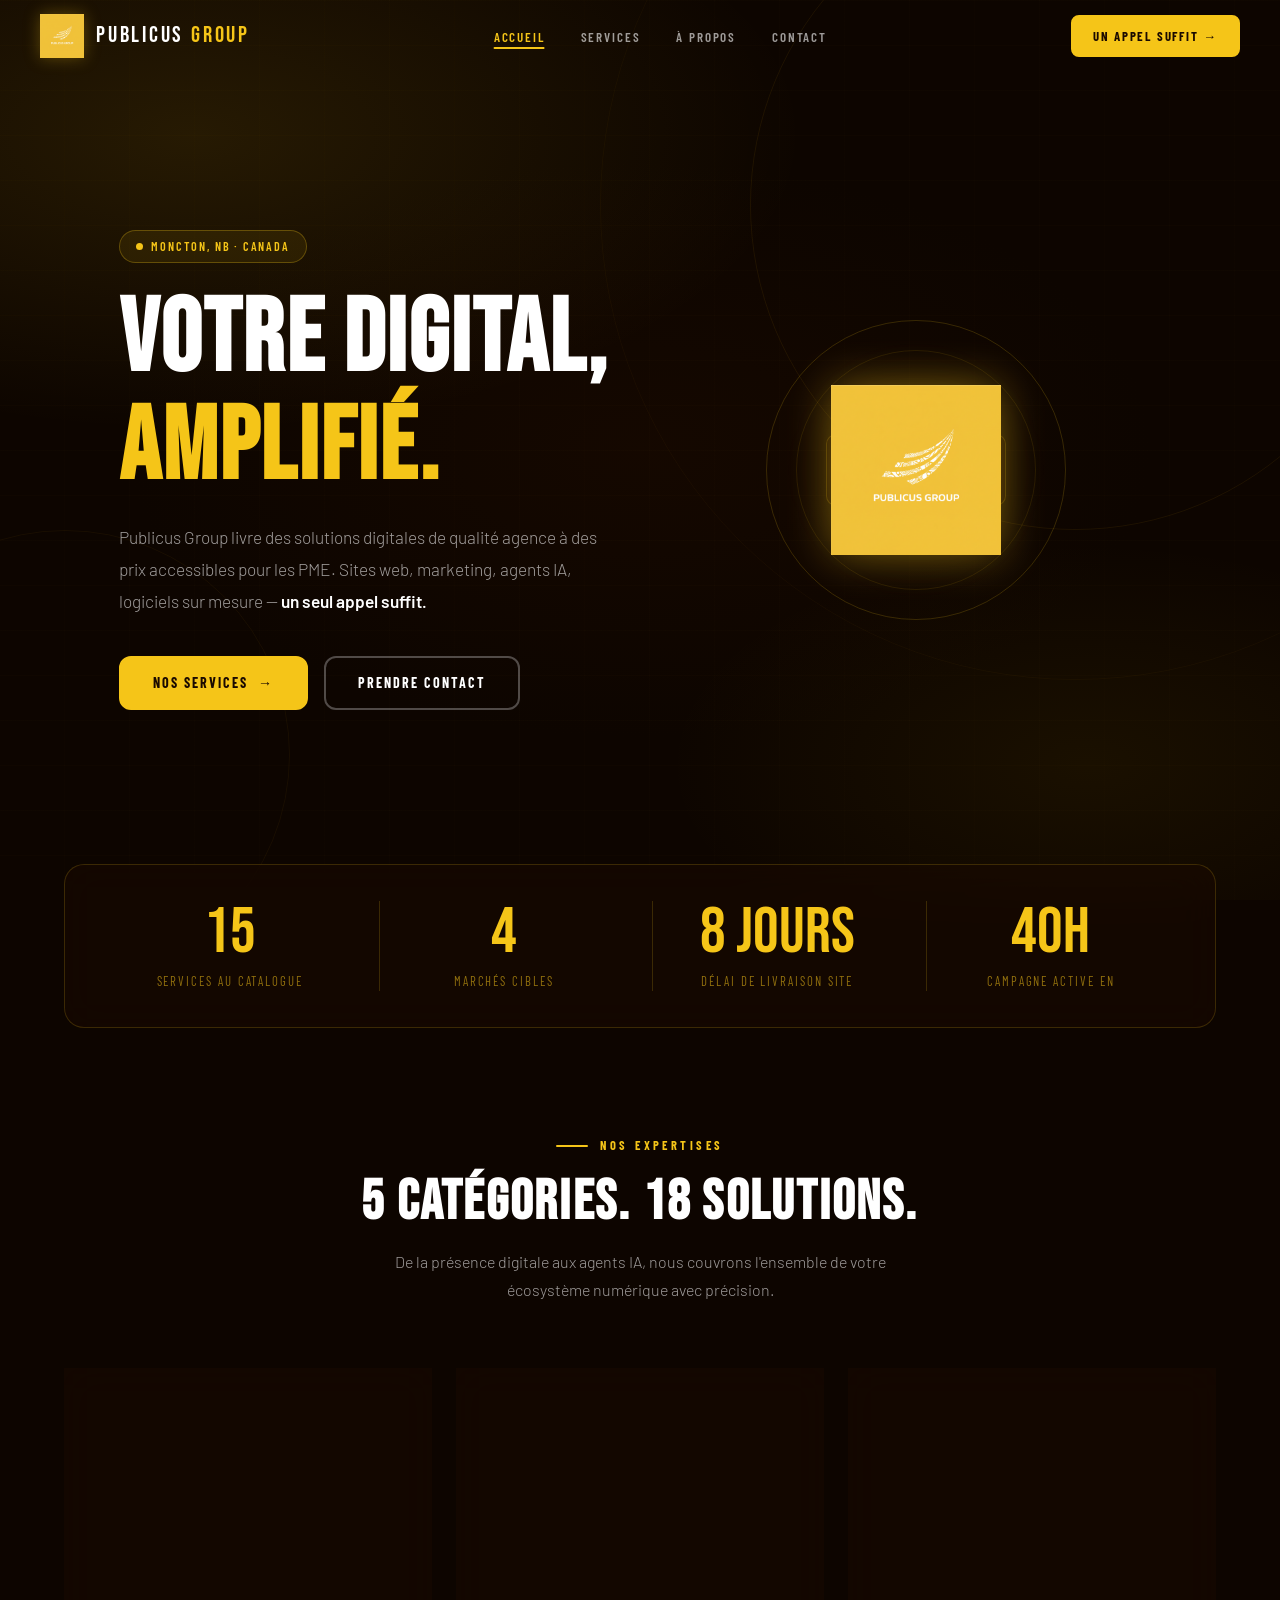
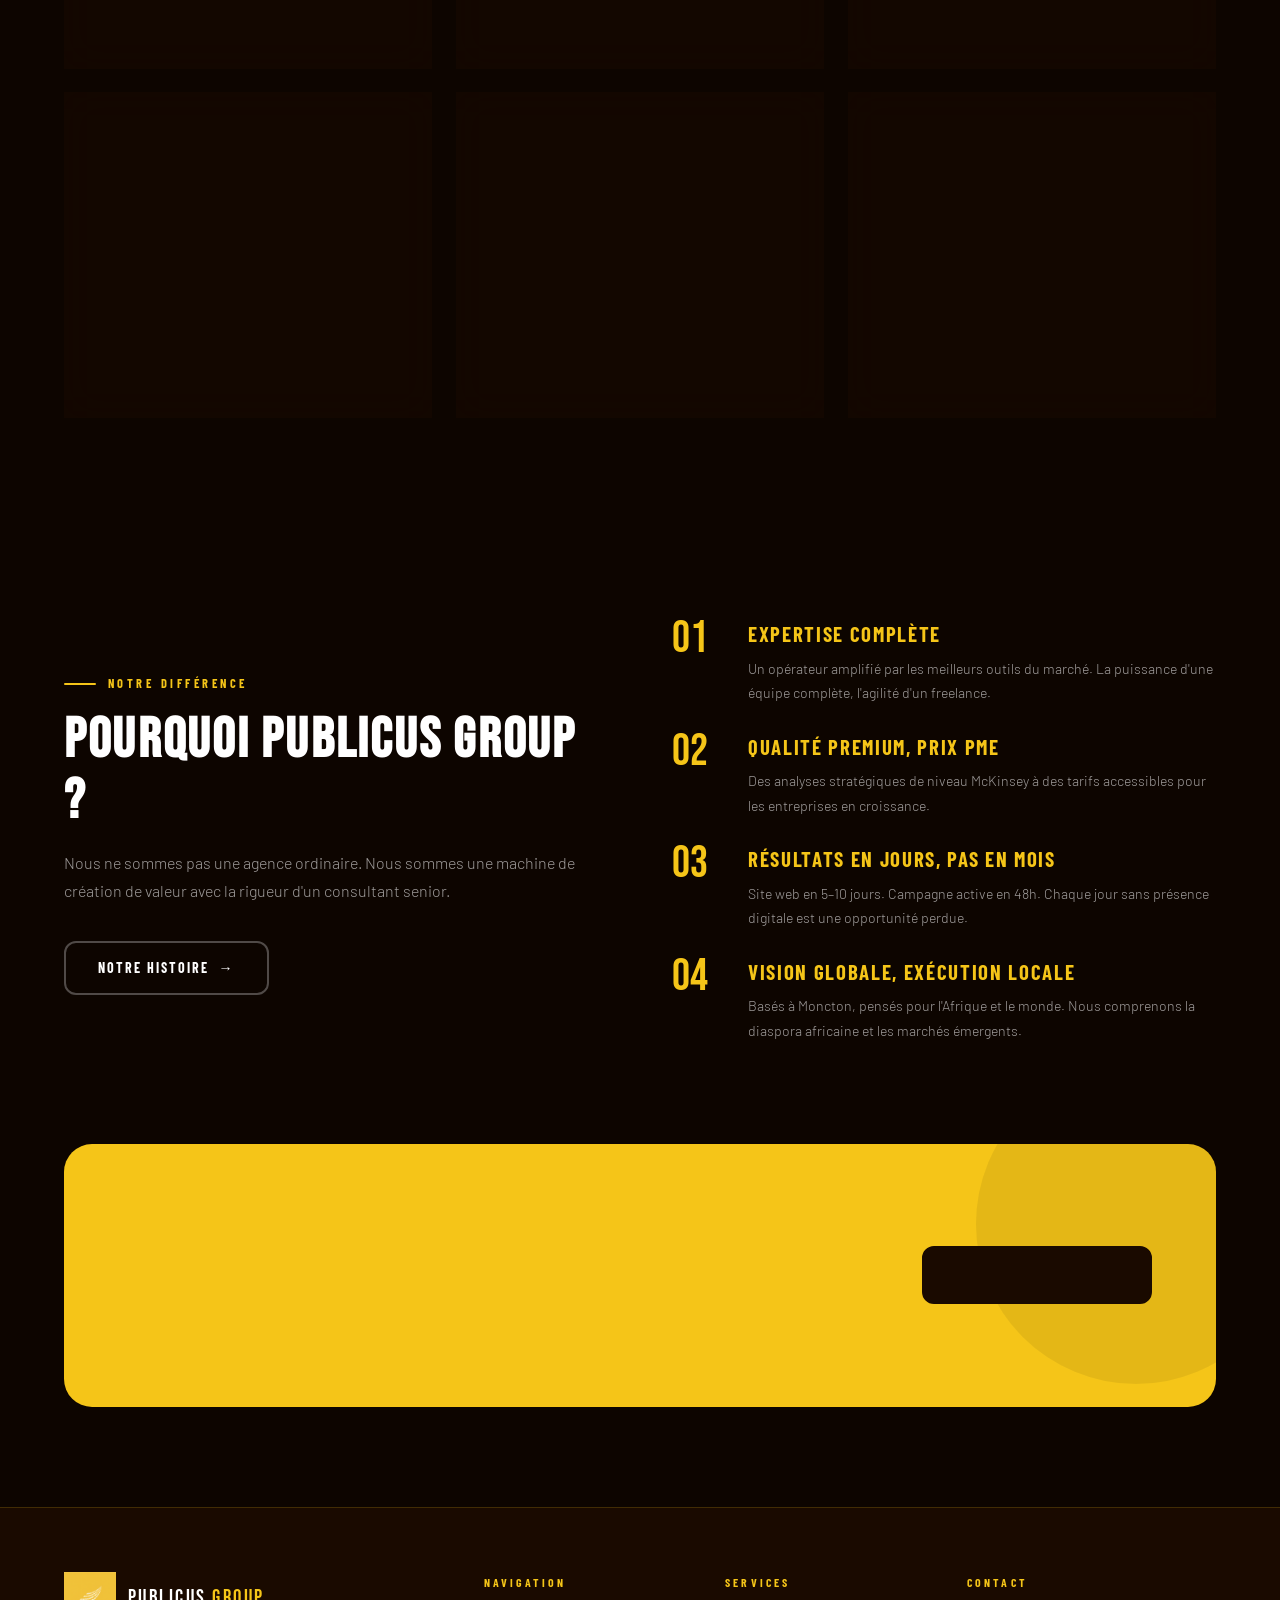
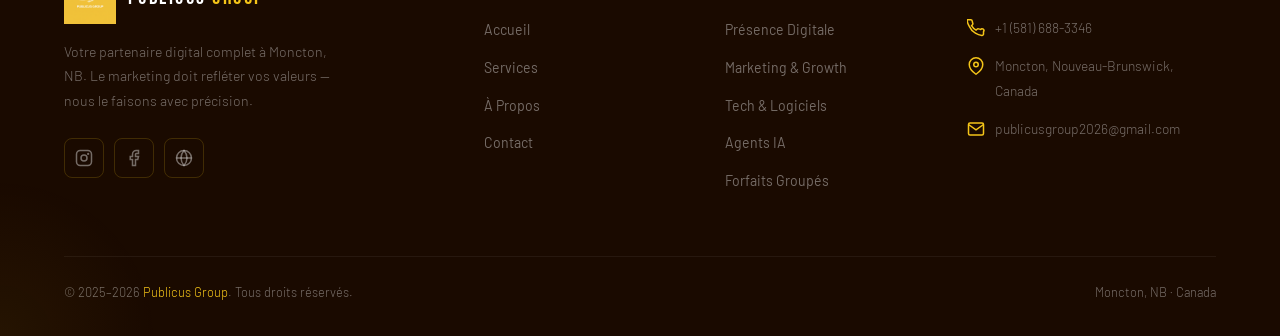
<file: index.html>
<!DOCTYPE html>
<html lang="fr">
<head>
  <meta charset="UTF-8" />
  <meta name="viewport" content="width=device-width, initial-scale=1.0" />

  <title>Publicus Group | Solutions Digitales Complètes — Moncton, NB</title>
  <meta name="description"
        content="Publicus Group est votre partenaire digital d'élite à Moncton, NB. Sites web, marketing, agents IA, logiciels sur mesure. Qualité agence, prix startup. Un seul appel suffit." />
  <meta name="keywords"
        content="agence digitale Moncton, marketing, site web, SEO, Nouveau-Brunswick, Publicus Group" />
  <meta name="author"  content="Publicus Group" />
  <meta name="robots"  content="index, follow" />

  <!-- Open Graph -->
  <meta property="og:title"       content="Publicus Group | Solutions Digitales Complètes" />
  <meta property="og:description" content="Votre partenaire digital complet à Moncton, NB. Qualité agence, prix accessibles. Un seul appel suffit." />
  <meta property="og:type"        content="website" />
  <meta property="og:url"         content="https://publicusgroup.mychariow.shop/index.html" />
  <meta property="og:image"       content="assets/logo.png" />

  <link rel="icon" type="image/png" href="assets/logo.png" />

  <link rel="preconnect" href="https://fonts.googleapis.com" />
  <link rel="preconnect" href="https://fonts.gstatic.com" crossorigin />
  <link href="https://fonts.googleapis.com/css2?family=Bebas+Neue&family=Barlow:wght@300;400;600;700&family=Barlow+Condensed:wght@400;600;700&display=swap" rel="stylesheet" />

  <link rel="stylesheet" href="style.css" />

  <style>
    /* ── Section Hero ── */
    .hero {
      min-height:  100vh;
      display:     flex;
      align-items: center;
      position:    relative;
      overflow:    hidden;
      padding:     calc(var(--hauteur-nav) + 48px) 0 80px;
    }

    .hero-anneau {
      position:      absolute;
      border-radius: 50%;
      border:        1px solid rgba(245, 197, 24, 0.07);
      pointer-events: none;
    }
    .hero-anneau-1 { width: 650px; height: 650px; top: -120px; right: -120px; }
    .hero-anneau-2 { width: 950px; height: 950px; top: -270px; right: -270px;
                     border-color: rgba(245, 197, 24, 0.035); }
    .hero-anneau-3 { width: 450px; height: 450px; bottom: -80px; left: -160px;
                     border-color: rgba(245, 197, 24, 0.05); }

    .hero-interieur {
      display:     grid;
      grid-template-columns: 1fr 1fr;
      align-items: center;
      gap:         var(--espace-xl);
      position:    relative;
      z-index:     1;
    }

    .hero-contenu .badge { margin-bottom: var(--espace-md); }
    .hero-contenu h1 { margin-bottom: 10px; }

    .hero-contenu .sous-titre {
      font-size:   1.08rem;
      font-weight: 300;
      color:       var(--texte-attenue);
      max-width:   480px;
      margin:      20px 0 38px;
      line-height: 1.85;
    }

    .hero-cta {
      display:   flex;
      gap:       var(--espace-sm);
      flex-wrap: wrap;
    }

    .hero-visuel {
      display:         flex;
      align-items:     center;
      justify-content: center;
      position:        relative;
    }

    .logo-wrap {
      position: relative;
      width:    300px;
      height:   300px;
      display:  flex;
      align-items:     center;
      justify-content: center;
    }

    .logo-anneau {
      position:      absolute;
      border-radius: 50%;
      border:        1px solid rgba(245, 197, 24, 0.18);
      animation:     tournerLent 22s linear infinite;
    }

    .logo-anneau-1 { width: 100%; height: 100%; }
    .logo-anneau-2 {
      width:            80%;
      height:           80%;
      animation-direction: reverse;
      animation-duration:  16s;
      border-color:     rgba(245, 197, 24, 0.10);
    }

    @keyframes tournerLent { to { transform: rotate(360deg); } }

    .logo-lueur {
      position:      absolute;
      width:         180px;
      height:        180px;
      border-radius: 50%;
      background:    radial-gradient(circle, rgba(245, 197, 24, 0.28) 0%, transparent 70%);
      filter:        blur(28px);
      animation:     lueurPulse 3.5s ease-in-out infinite alternate;
    }

    @keyframes lueurPulse {
      from { opacity: 0.55; transform: scale(0.88); }
      to   { opacity: 1;    transform: scale(1.15); }
    }

    .logo-image {
      width:    170px;
      height:   170px;
      object-fit: contain;
      position: relative;
      z-index:  1;
      filter:   drop-shadow(0 0 22px rgba(245, 197, 24, 0.42));
      animation: flotterLogo 5.5s ease-in-out infinite;
    }

    @keyframes flotterLogo {
      0%, 100% { transform: translateY(0);    }
      50%       { transform: translateY(-14px); }
    }

    .carte-flottante {
      position:      absolute;
      background:    var(--glass-bg);
      backdrop-filter:          var(--glass-blur);
      -webkit-backdrop-filter:  var(--glass-blur);
      border:        1px solid var(--glass-bordure);
      border-radius: 10px;
      padding:       12px 16px;
      display:       flex;
      align-items:   center;
      gap:           10px;
      animation:     flotterCarte 6s ease-in-out infinite;
    }

    .carte-flottante:nth-child(3) {
      top:          10px;
      right:        -52px;
      animation-delay: -2.5s;
    }

    .carte-flottante:nth-child(4) {
      bottom:       30px;
      left:         -52px;
      animation-delay: -4.5s;
      animation-direction: alternate-reverse;
    }

    @keyframes flotterCarte {
      0%, 100% { transform: translateY(0)   rotate(-1deg); }
      50%       { transform: translateY(-9px) rotate(1deg);  }
    }

    .carte-flottante-icone {
      width:           36px;
      height:          36px;
      border-radius:   8px;
      background:      var(--or);
      display:         flex;
      align-items:     center;
      justify-content: center;
      font-size:       1rem;
      flex-shrink:     0;
    }

    .carte-flottante-texte strong {
      display:        block;
      font-family:    var(--police-sub);
      font-size:      0.8rem;
      font-weight:    700;
      color:          var(--blanc);
      letter-spacing: 0.04em;
    }

    .carte-flottante-texte span {
      font-size: 0.7rem;
      color:     rgba(245, 197, 24, 0.6);
    }

    /* ── Barre de statistiques ── */
    .barre-stats {
      background:      var(--glass-bg);
      backdrop-filter:          var(--glass-blur);
      -webkit-backdrop-filter:  var(--glass-blur);
      border:          1px solid var(--glass-bordure);
      border-radius:   var(--rayon-lg);
      padding:         36px var(--espace-lg);
      display:         grid;
      grid-template-columns: repeat(4, 1fr);
      gap:             var(--espace-md);
      margin-top:      -36px;
      position:        relative;
      z-index:         2;
    }

    .barre-stats .bloc-stat + .bloc-stat {
      border-left: 1px solid var(--glass-bordure);
    }

    /* ── Section pourquoi nous ── */
    .pourquoi-grille {
      display:     grid;
      grid-template-columns: 1fr 1fr;
      gap:         var(--espace-xl);
      align-items: center;
    }

    .liste-pourquoi {
      display:        flex;
      flex-direction: column;
      gap:            var(--espace-md);
    }

    .item-pourquoi {
      display:     flex;
      gap:         var(--espace-md);
      align-items: flex-start;
    }

    .pourquoi-numero {
      font-family: var(--police-titre);
      font-size:   2.8rem;
      color:       var(--or);
      line-height: 1;
      min-width:   52px;
    }

    .item-pourquoi h3 { margin-bottom: 6px; }
    .item-pourquoi p  { font-size: 0.88rem; }

    /* ── Bannière CTA dorée ── */
    .banniere-cta {
      background:    var(--or);
      border-radius: var(--rayon-xl);
      padding:       52px var(--espace-xl);
      display:       grid;
      grid-template-columns: 1fr auto;
      align-items:   center;
      gap:           var(--espace-lg);
      position:      relative;
      overflow:      hidden;
    }

    .banniere-cta::before {
      content:       '';
      position:      absolute;
      right:         -80px;
      top:           -80px;
      width:         320px;
      height:        320px;
      border-radius: 50%;
      background:    rgba(0, 0, 0, 0.07);
    }

    .banniere-cta h2 { color: var(--sombre); }
    .banniere-cta p  { color: rgba(26, 10, 0, 0.65); margin-top: 8px; }

    @media (max-width: 900px) {
      .hero-interieur { grid-template-columns: 1fr; }
      .hero-visuel    { display: none; }
      .barre-stats    { grid-template-columns: 1fr 1fr; }
      .barre-stats .bloc-stat + .bloc-stat { border-left: none; }
      .pourquoi-grille   { grid-template-columns: 1fr; }
      .banniere-cta {
        grid-template-columns: 1fr;
        text-align:            center;
        justify-items:         center;
      }
    }
  </style>
</head>

<body>

  <!-- NAVIGATION -->
  <nav class="navbar" role="navigation" aria-label="Navigation principale">
    <div class="nav-interieur">
      <a href="index.html" class="nav-logo" aria-label="Publicus Group — Retour à l'accueil">
        <img src="assets/logo.png" alt="Publicus Group Logo" width="44" height="44" />
        <span class="nav-logo-texte">PUBLICUS <span>GROUP</span></span>
      </a>
      <ul class="nav-liens" role="list">
        <li><a href="index.html">Accueil</a></li>
        <li><a href="services.html">Services</a></li>
        <li><a href="a-propos.html">À Propos</a></li>
        <li><a href="contact.html">Contact</a></li>
      </ul>
      <a href="contact.html" class="btn-nav">Un appel suffit →</a>
      <button class="burger"
              aria-label="Ouvrir le menu de navigation"
              aria-expanded="false"
              aria-controls="menu-mobile">
        <span></span><span></span><span></span>
      </button>
    </div>
  </nav>

  <div class="menu-mobile" id="menu-mobile" role="dialog" aria-label="Menu de navigation mobile">
    <a href="index.html">Accueil</a>
    <a href="services.html">Services</a>
    <a href="a-propos.html">À Propos</a>
    <a href="contact.html">Contact</a>
    <a href="contact.html" class="btn-nav" style="margin-top:8px;">Un appel suffit →</a>
    <div class="menu-mobile-contact">
      <p>+1 (581) 688-3346</p>
    </div>
  </div>


  <!-- HERO -->
  <section class="hero" aria-label="Présentation principale de Publicus Group">
    <div class="hero-anneau hero-anneau-1" aria-hidden="true"></div>
    <div class="hero-anneau hero-anneau-2" aria-hidden="true"></div>
    <div class="hero-anneau hero-anneau-3" aria-hidden="true"></div>

    <div class="container">
      <div class="hero-interieur">
        <div class="hero-contenu">
          <div class="revele">
            <span class="badge">Moncton, NB · Canada</span>
          </div>
          <h1 class="revele delai-1">
            Votre Digital,<br />
            <em>Amplifié.</em>
          </h1>
          <p class="sous-titre revele delai-2">
            Publicus Group livre des solutions digitales de qualité agence
            à des prix accessibles pour les PME. Sites web, marketing,
            agents IA, logiciels sur mesure —
            <strong>un seul appel suffit.</strong>
          </p>
          <div class="hero-cta revele delai-3">
            <a href="services.html" class="btn btn-primaire">
              Nos services <span class="fleche">→</span>
            </a>
            <a href="contact.html" class="btn btn-contour">
              Prendre contact
            </a>
          </div>
        </div>

        <div class="hero-visuel revele-droite delai-2" aria-hidden="true">
          <div class="logo-wrap">
            <div class="logo-anneau logo-anneau-1"></div>
            <div class="logo-anneau logo-anneau-2"></div>
            <div class="logo-lueur"></div>
            <img src="assets/logo.png" alt="" class="logo-image" aria-hidden="true" />
            <div class="carte-flottante">
              <div class="carte-flottante-icone">🚀</div>
              <div class="carte-flottante-texte">
                <strong>Livraison rapide</strong>
                <span>Site en 5–10 jours</span>
              </div>
            </div>
            <div class="carte-flottante">
              <div class="carte-flottante-icone">🎯</div>
              <div class="carte-flottante-texte">
                <strong>Résultats concrets</strong>
                <span>Dès 48 heures</span>
              </div>
            </div>
          </div>
        </div>
      </div>
    </div>
  </section>


  <!-- BARRE DE STATISTIQUES -->
  <div class="container">
    <div class="barre-stats revele">
      <div class="bloc-stat">
        <span class="stat-chiffre" data-cible="18" data-suffixe="">0</span>
        <span class="stat-label">Services au catalogue</span>
      </div>
      <div class="bloc-stat">
        <span class="stat-chiffre" data-cible="5" data-suffixe="">0</span>
        <span class="stat-label">Marchés cibles</span>
      </div>
      <div class="bloc-stat">
        <span class="stat-chiffre" data-cible="10" data-suffixe=" jours">0</span>
        <span class="stat-label">Délai de livraison site</span>
      </div>
      <div class="bloc-stat">
        <span class="stat-chiffre" data-cible="48" data-suffixe="h">0</span>
        <span class="stat-label">Campagne active en</span>
      </div>
    </div>
  </div>


  <!-- APERÇU DES SERVICES -->
  <section aria-label="Aperçu de nos services">
    <div class="container">
      <div class="entete-section centre revele">
        <span class="label-section">Nos expertises</span>
        <h2>5 Catégories. 18 Solutions.</h2>
        <p style="max-width:520px; margin: 14px auto 0;">
          De la présence digitale aux agents IA, nous couvrons l'ensemble
          de votre écosystème numérique avec précision.
        </p>
      </div>

      <div class="grille-3">
        <article class="carte-glass revele delai-1">
          <span class="carte-numero" aria-hidden="true">01</span>
          <div class="icone-service">🌐</div>
          <div class="ligne-or" style="margin: 16px 0 12px;"></div>
          <h3>Présence Digitale</h3>
          <p style="margin: 8px 0 16px; font-size:0.9rem;">
            Sites vitrine, e-commerce, identité visuelle complète.
            Livraison en 5–10 jours.
          </p>
          <div style="display:flex; gap:8px; flex-wrap:wrap;">
            <span class="tag">$1 500 – $8 000</span>
          </div>
        </article>

        <article class="carte-glass revele delai-2">
          <span class="carte-numero" aria-hidden="true">02</span>
          <div class="icone-service">📈</div>
          <div class="ligne-or" style="margin: 16px 0 12px;"></div>
          <h3>Marketing & Croissance</h3>
          <p style="margin: 8px 0 16px; font-size:0.9rem;">
            Stratégie, réseaux sociaux, SEO local, publicité payante,
            montage vidéo.
          </p>
          <div style="display:flex; gap:8px; flex-wrap:wrap;">
            <span class="tag">$400 – $4 000/mois</span>
          </div>
        </article>

        <article class="carte-glass revele delai-3">
          <span class="carte-numero" aria-hidden="true">03</span>
          <div class="icone-service">⚙️</div>
          <div class="ligne-or" style="margin: 16px 0 12px;"></div>
          <h3>Tech & Logiciels</h3>
          <p style="margin: 8px 0 16px; font-size:0.9rem;">
            Apps web sur mesure, logiciels de gestion stocks, RH basique.
          </p>
          <div style="display:flex; gap:8px; flex-wrap:wrap;">
            <span class="tag">$3 000 – $15 000</span>
          </div>
        </article>

        <article class="carte-glass revele delai-4">
          <span class="carte-numero" aria-hidden="true">04</span>
          <div class="icone-service">🤖</div>
          <div class="ligne-or" style="margin: 16px 0 12px;"></div>
          <h3>Agents IA</h3>
          <p style="margin: 8px 0 16px; font-size:0.9rem;">
            Réceptionniste 24/7, prise de commandes, support client,
            recrutement — entièrement automatisés.
          </p>
          <div style="display:flex; gap:8px; flex-wrap:wrap;">
            <span class="tag">$250 – $1 500/mois</span>
          </div>
        </article>

        <article class="carte-glass revele delai-5">
          <span class="carte-numero" aria-hidden="true">05</span>
          <div class="icone-service">🎯</div>
          <div class="ligne-or" style="margin: 16px 0 12px;"></div>
          <h3>Forfaits Groupés</h3>
          <p style="margin: 8px 0 16px; font-size:0.9rem;">
            Pack Lancement complet & Pack Croissance 360°.
            La solution tout-en-un pour démarrer vite.
          </p>
          <div style="display:flex; gap:8px; flex-wrap:wrap;">
            <span class="tag">$2 500 – $6 500</span>
          </div>
        </article>

        <article class="carte-glass revele delai-6"
                 style="display:flex; flex-direction:column; justify-content:center;">
          <h3 style="margin-bottom:10px;">Catalogue complet</h3>
          <div class="ligne-or"></div>
          <p style="font-size:0.88rem; margin: 12px 0 24px;">
            Explorez les 18 services avec leurs tarifs et détails techniques.
          </p>
          <a href="services.html" class="btn btn-primaire" style="font-size:0.82rem; padding:12px 22px; width:fit-content;">
            Voir tous les services <span class="fleche">→</span>
          </a>
        </article>
      </div>
    </div>
  </section>


  <!-- POURQUOI NOUS -->
  <section aria-label="Pourquoi choisir Publicus Group">
    <div class="container">
      <div class="pourquoi-grille">
        <div class="revele-gauche">
          <span class="label-section">Notre différence</span>
          <h2>Pourquoi Publicus Group ?</h2>
          <p style="margin: 16px 0 36px;">
            Nous ne sommes pas une agence ordinaire. Nous sommes une
            machine de création de valeur avec la rigueur d'un consultant senior.
          </p>
          <a href="a-propos.html" class="btn btn-contour">
            Notre histoire <span class="fleche">→</span>
          </a>
        </div>

        <ul class="liste-pourquoi revele-droite" role="list">
          <li class="item-pourquoi">
            <span class="pourquoi-numero" aria-hidden="true">01</span>
            <div>
              <h3>Expertise complète</h3>
              <p>
                Un opérateur amplifié par les meilleurs outils du marché.
                La puissance d'une équipe complète, l'agilité d'un freelance.
              </p>
            </div>
          </li>
          <li class="item-pourquoi">
            <span class="pourquoi-numero" aria-hidden="true">02</span>
            <div>
              <h3>Qualité premium, prix PME</h3>
              <p>
                Des analyses stratégiques de niveau McKinsey à des tarifs
                accessibles pour les entreprises en croissance.
              </p>
            </div>
          </li>
          <li class="item-pourquoi">
            <span class="pourquoi-numero" aria-hidden="true">03</span>
            <div>
              <h3>Résultats en jours, pas en mois</h3>
              <p>
                Site web en 5–10 jours. Campagne active en 48h. Chaque jour
                sans présence digitale est une opportunité perdue.
              </p>
            </div>
          </li>
          <li class="item-pourquoi">
            <span class="pourquoi-numero" aria-hidden="true">04</span>
            <div>
              <h3>Vision globale, exécution locale</h3>
              <p>
                Basés à Moncton, pensés pour l'Afrique et le monde. Nous
                comprenons la diaspora africaine et les marchés émergents.
              </p>
            </div>
          </li>
        </ul>
      </div>
    </div>
  </section>


  <!-- CTA FINAL -->
  <section style="padding-top: 0;">
    <div class="container">
      <div class="banniere-cta revele">
        <div>
          <h2>Prêt à transformer votre présence digitale ?</h2>
          <p>Un appel de 30 minutes suffit pour identifier la meilleure stratégie.</p>
        </div>
        <a href="contact.html" class="btn btn-sombre">
          Prendre contact <span class="fleche">→</span>
        </a>
      </div>
    </div>
  </section>


  <!-- FOOTER -->
  <footer role="contentinfo">
    <div class="container">
      <div class="footer-grille">
        <div>
          <a href="index.html">
            <div class="footer-logo">
              <img src="assets/logo.png" alt="Logo Publicus Group" width="52" height="52" />
              <span class="footer-logo-texte">PUBLICUS <span>GROUP</span></span>
            </div>
          </a>
          <p class="footer-desc">
            Votre partenaire digital complet à Moncton, NB. Le marketing
            doit refléter vos valeurs — nous le faisons avec précision.
          </p>
          <div class="footer-reseaux">
            <a href="https://www.instagram.com/publicus_group"
               class="btn-reseau"
               aria-label="Publicus Group sur Instagram"
               target="_blank" rel="noopener noreferrer">
              <svg width="18" height="18" viewBox="0 0 24 24" fill="none"
                   stroke="currentColor" stroke-width="2" aria-hidden="true">
                <rect x="2" y="2" width="20" height="20" rx="5"/>
                <circle cx="12" cy="12" r="4"/>
                <circle cx="17.5" cy="6.5" r="1.5" fill="currentColor" stroke="none"/>
              </svg>
            </a>
            <a href="https://www.facebook.com/share/1AqqKRNQzz/"
               class="btn-reseau"
               aria-label="Publicus Group sur Facebook"
               target="_blank" rel="noopener noreferrer">
              <svg width="18" height="18" viewBox="0 0 24 24" fill="none"
                   stroke="currentColor" stroke-width="2" aria-hidden="true">
                <path d="M18 2h-3a5 5 0 00-5 5v3H7v4h3v8h4v-8h3l1-4h-4V7a1 1 0 011-1h3z"/>
              </svg>
            </a>
            <a href="https://publicusgroup.mychariow.shop"
               class="btn-reseau"
               aria-label="Boutique en ligne Publicus Group"
               target="_blank" rel="noopener noreferrer">
              <svg width="18" height="18" viewBox="0 0 24 24" fill="none"
                   stroke="currentColor" stroke-width="2" aria-hidden="true">
                <circle cx="12" cy="12" r="10"/>
                <line x1="2" y1="12" x2="22" y2="12"/>
                <path d="M12 2a15.3 15.3 0 014 10 15.3 15.3 0 01-4 10 15.3 15.3 0 01-4-10 15.3 15.3 0 014-10z"/>
              </svg>
            </a>
          </div>
        </div>

        <div>
          <p class="footer-col-titre">Navigation</p>
          <ul class="footer-liens" role="list">
            <li><a href="index.html">Accueil</a></li>
            <li><a href="services.html">Services</a></li>
            <li><a href="a-propos.html">À Propos</a></li>
            <li><a href="contact.html">Contact</a></li>
          </ul>
        </div>

        <div>
          <p class="footer-col-titre">Services</p>
          <ul class="footer-liens" role="list">
            <li><a href="services.html#presence-digitale">Présence Digitale</a></li>
            <li><a href="services.html#marketing">Marketing & Growth</a></li>
            <li><a href="services.html#tech">Tech & Logiciels</a></li>
            <li><a href="services.html#agents-ia">Agents IA</a></li>
            <li><a href="services.html#forfaits">Forfaits Groupés</a></li>
          </ul>
        </div>

        <div>
          <p class="footer-col-titre">Contact</p>
          <div class="footer-contact-item">
            <svg viewBox="0 0 24 24" fill="none" stroke="currentColor" stroke-width="2" aria-hidden="true">
              <path d="M22 16.92v3a2 2 0 01-2.18 2 19.79 19.79 0 01-8.63-3.07A19.5 19.5 0 013.07 9.81a19.79 19.79 0 01-3.07-8.67A2 2 0 012 1h3a2 2 0 012 1.72 12.84 12.84 0 00.7 2.81 2 2 0 01-.45 2.11L6.09 8.91a16 16 0 006 6l1.27-1.27a2 2 0 012.11-.45 12.84 12.84 0 002.81.7A2 2 0 0122 16.92z"/>
            </svg>
            <p>+1 (581) 688-3346</p>
          </div>
          <div class="footer-contact-item">
            <svg viewBox="0 0 24 24" fill="none" stroke="currentColor" stroke-width="2" aria-hidden="true">
              <path d="M21 10c0 7-9 13-9 13s-9-6-9-13a9 9 0 0118 0z"/>
              <circle cx="12" cy="10" r="3"/>
            </svg>
            <p>Moncton, Nouveau-Brunswick, Canada</p>
          </div>
          <div class="footer-contact-item">
            <svg viewBox="0 0 24 24" fill="none" stroke="currentColor" stroke-width="2" aria-hidden="true">
              <path d="M4 4h16c1.1 0 2 .9 2 2v12c0 1.1-.9 2-2 2H4c-1.1 0-2-.9-2-2V6c0-1.1.9-2 2-2z"/>
              <polyline points="22,6 12,13 2,6"/>
            </svg>
            <p>publicusgroup2026@gmail.com</p>
          </div>
        </div>
      </div>

      <div class="footer-bas">
        <p>© 2025–2026 <a href="index.html">Publicus Group</a>. Tous droits réservés.</p>
        <p>Moncton, NB · Canada</p>
      </div>
    </div>
  </footer>

  <script src="script.js"></script>
</body>
</html>
</file>
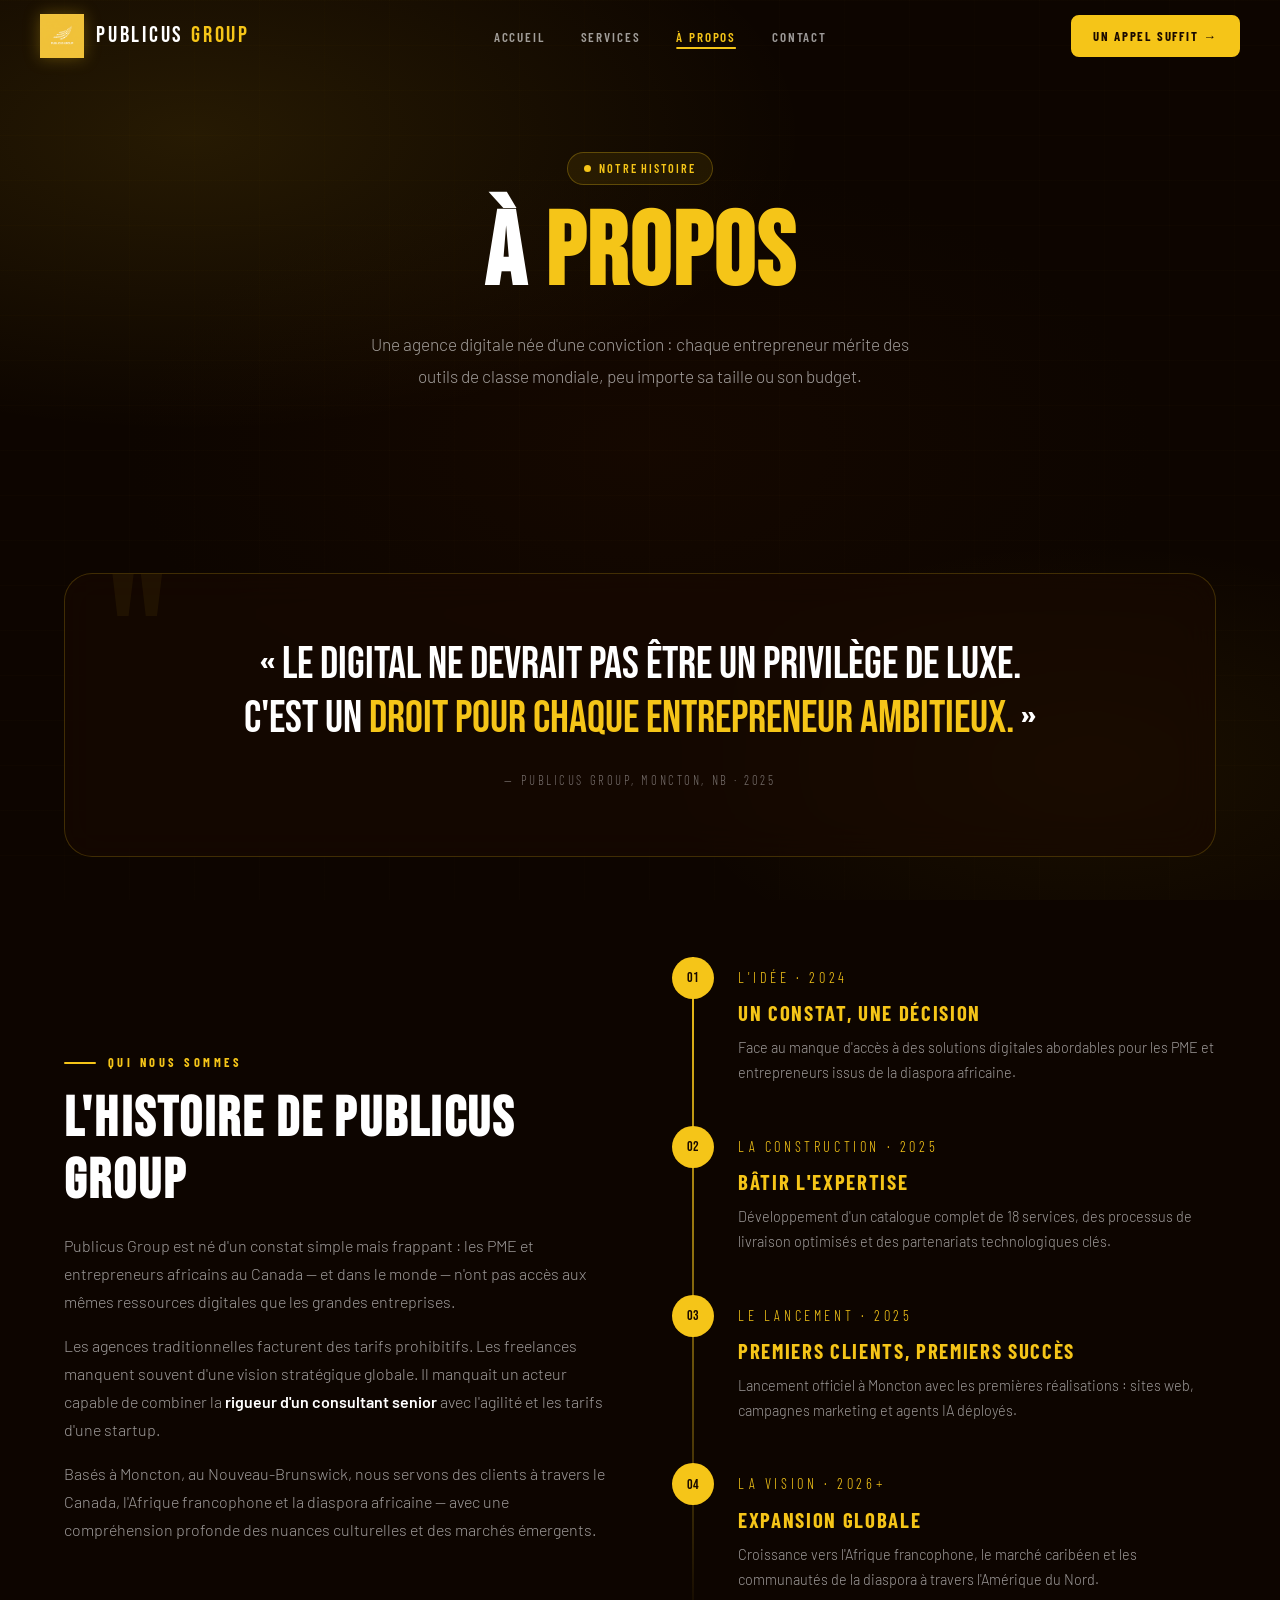
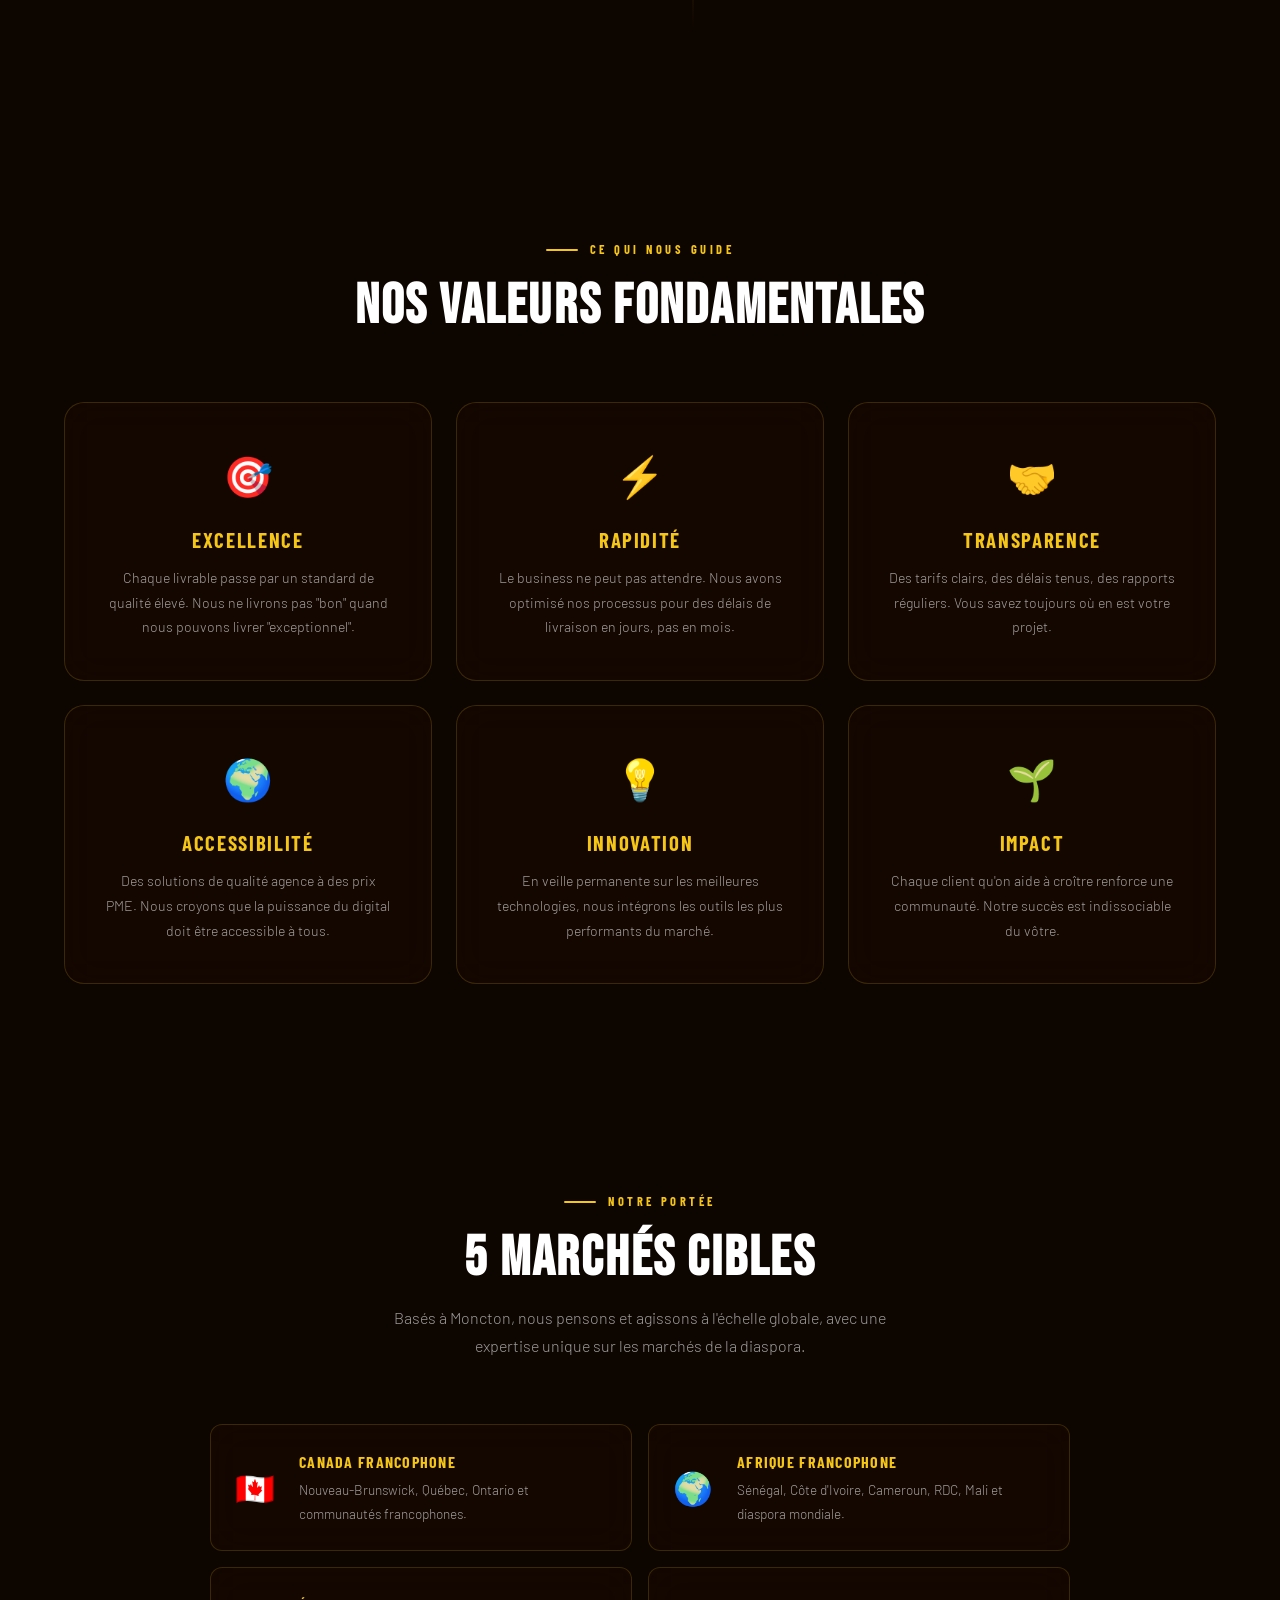
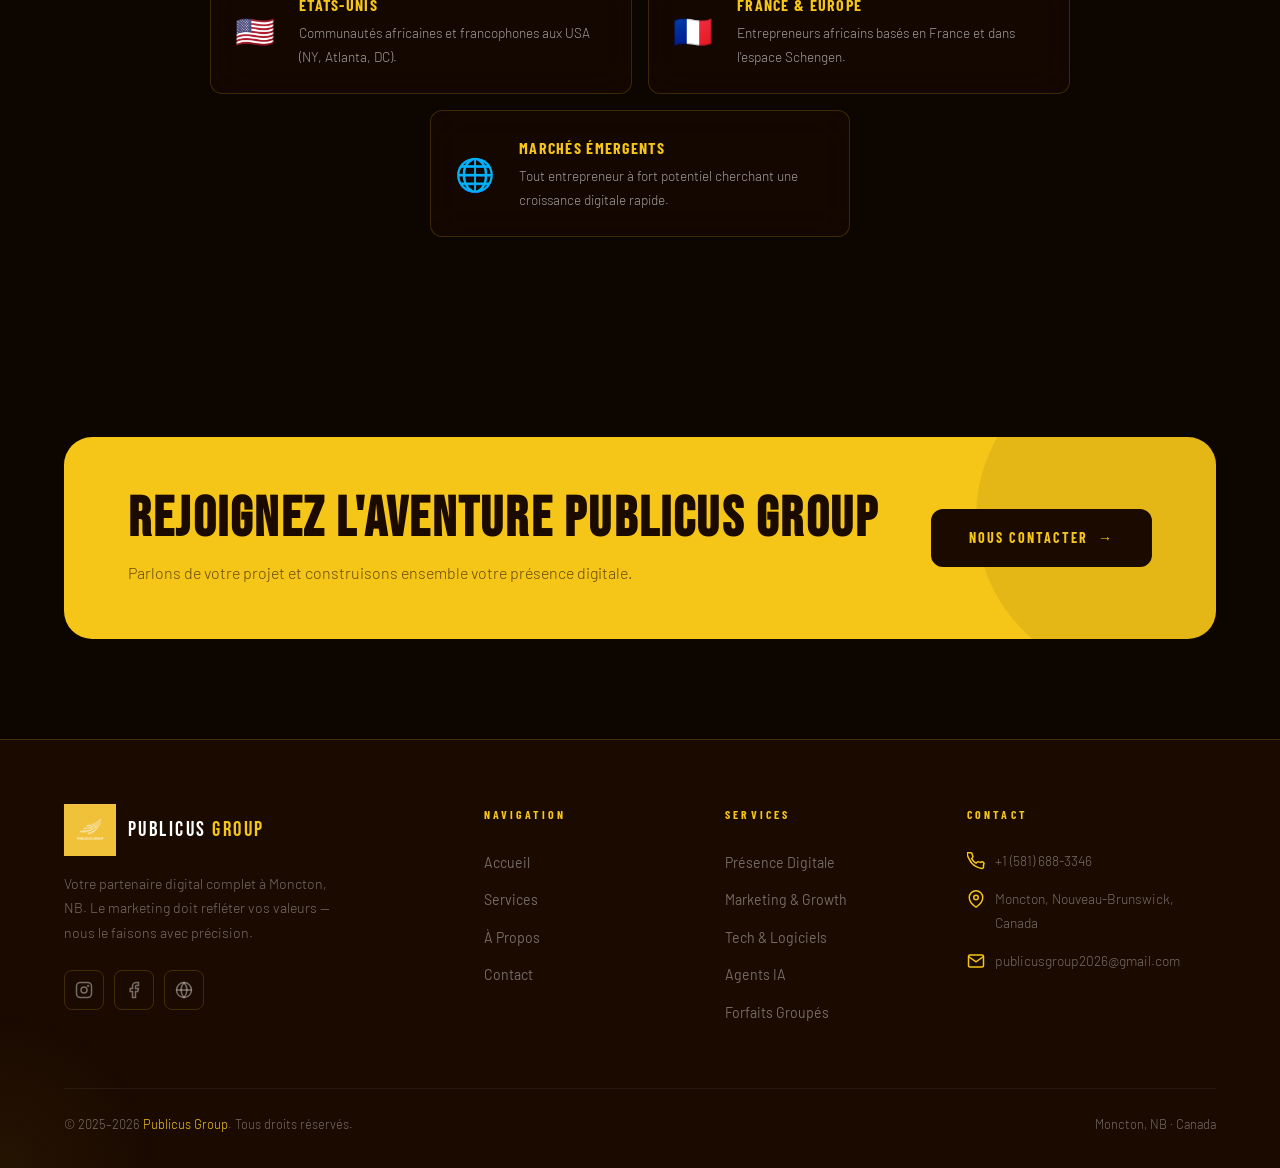
<file: a-propos.html>
<!DOCTYPE html>
<html lang="fr">
<head>
  <meta charset="UTF-8" />
  <meta name="viewport" content="width=device-width, initial-scale=1.0" />

  <title>À Propos | Publicus Group — Notre Histoire & Notre Vision</title>
  <meta name="description"
        content="Découvrez l'histoire et la vision de Publicus Group : une agence digitale née à Moncton, NB, pour servir les PME et la diaspora africaine avec des solutions de qualité à prix accessibles." />
  <meta name="keywords"
        content="à propos Publicus Group, histoire agence digitale Moncton, vision, équipe, valeurs" />
  <meta name="author"  content="Publicus Group" />
  <meta name="robots"  content="index, follow" />

  <!-- Open Graph -->
  <meta property="og:title"       content="À Propos | Publicus Group — L'Agence Digitale de Moncton" />
  <meta property="og:description" content="Une vision claire, une mission précise : démocratiser l'accès à des solutions digitales de qualité pour les PME et entrepreneurs ambitieux." />
  <meta property="og:type"        content="website" />
  <meta property="og:url"         content="https://publicusgroup.mychariow.shop/a-propos.html" />
  <meta property="og:image"       content="assets/logo.png" />

  <link rel="icon" type="image/png" href="assets/logo.png" />
  <link rel="preconnect" href="https://fonts.googleapis.com" />
  <link rel="preconnect" href="https://fonts.gstatic.com" crossorigin />
  <link href="https://fonts.googleapis.com/css2?family=Bebas+Neue&family=Barlow:wght@300;400;600;700&family=Barlow+Condensed:wght@400;600;700&display=swap" rel="stylesheet" />
  <link rel="stylesheet" href="style.css" />

  <style>
    /* ── Hero page intérieure ── */
    .hero-interieur-page {
      padding: calc(var(--hauteur-nav) + 80px) 0 80px;
      text-align: center;
    }
    .hero-interieur-page h1 { margin: 16px 0 20px; }
    .hero-interieur-page .sous-titre {
      font-size:   1.08rem;
      font-weight: 300;
      color:       var(--texte-attenue);
      max-width:   560px;
      margin:      0 auto;
      line-height: 1.85;
    }

    /* ── Section histoire en 2 colonnes ── */
    .histoire-grille {
      display: grid;
      grid-template-columns: 1fr 1fr;
      gap: var(--espace-xl);
      align-items: center;
    }

    /* ── Timeline ── */
    .timeline {
      display: flex;
      flex-direction: column;
      gap: 0;
      position: relative;
    }

    .timeline::before {
      content: '';
      position: absolute;
      left: 20px;
      top: 0;
      bottom: 0;
      width: 2px;
      background: linear-gradient(to bottom, var(--or), transparent);
    }

    .timeline-item {
      display: flex;
      gap: var(--espace-md);
      padding-bottom: var(--espace-lg);
      position: relative;
    }

    .timeline-point {
      width: 42px;
      height: 42px;
      border-radius: 50%;
      background: var(--or);
      display: flex;
      align-items: center;
      justify-content: center;
      font-family: var(--police-titre);
      font-size: 0.9rem;
      color: var(--sombre);
      flex-shrink: 0;
      position: relative;
      z-index: 1;
    }

    .timeline-contenu {
      padding-top: 8px;
    }

    .timeline-date {
      font-family: var(--police-sub);
      font-size: 0.72rem;
      letter-spacing: 0.25em;
      text-transform: uppercase;
      color: var(--or);
      margin-bottom: 6px;
    }

    .timeline-contenu h3 { margin-bottom: 6px; }
    .timeline-contenu p  { font-size: 0.9rem; }

    /* ── Valeurs en grille ── */
    .valeurs-grille {
      display: grid;
      grid-template-columns: repeat(3, 1fr);
      gap: var(--espace-md);
    }

    .carte-valeur {
      background: var(--glass-bg);
      backdrop-filter: var(--glass-blur);
      -webkit-backdrop-filter: var(--glass-blur);
      border: 1px solid var(--glass-bordure);
      border-radius: var(--rayon-lg);
      padding: var(--espace-lg);
      text-align: center;
      transition: border-color var(--transition-mid), transform var(--transition-mid);
    }

    .carte-valeur:hover {
      border-color: var(--or);
      transform: translateY(-6px);
    }

    .valeur-emoji {
      font-size: 2.5rem;
      display: block;
      margin-bottom: var(--espace-sm);
    }

    .carte-valeur h3 { margin-bottom: 10px; }
    .carte-valeur p  { font-size: 0.88rem; }

    /* ── Vision statement ── */
    .vision-bloc {
      background: var(--glass-bg);
      backdrop-filter: var(--glass-blur);
      -webkit-backdrop-filter: var(--glass-blur);
      border: 1px solid var(--or-bordure);
      border-radius: var(--rayon-xl);
      padding: var(--espace-xl) var(--espace-2xl);
      text-align: center;
      position: relative;
      overflow: hidden;
    }

    .vision-bloc::before {
      content: '"';
      position: absolute;
      top: -20px;
      left: 40px;
      font-family: var(--police-titre);
      font-size: 12rem;
      color: rgba(245, 197, 24, 0.06);
      line-height: 1;
      pointer-events: none;
    }

    .vision-citation {
      font-family: var(--police-titre);
      font-size: clamp(1.6rem, 4vw, 2.8rem);
      color: var(--blanc);
      line-height: 1.2;
      margin-bottom: var(--espace-md);
      position: relative;
      z-index: 1;
    }

    .vision-citation em { color: var(--or); }

    .vision-auteur {
      font-family: var(--police-sub);
      font-size: 0.8rem;
      letter-spacing: 0.2em;
      text-transform: uppercase;
      color: var(--texte-leger);
    }

    /* ── Section marchés ── */
    .marche-item {
      display: flex;
      align-items: center;
      gap: var(--espace-md);
      padding: var(--espace-md);
      background: var(--glass-bg);
      backdrop-filter: var(--glass-blur);
      -webkit-backdrop-filter: var(--glass-blur);
      border: 1px solid var(--glass-bordure);
      border-radius: var(--rayon);
      transition: border-color var(--transition-rapide);
    }

    .marche-item:hover { border-color: var(--or); }

    .marche-flag {
      font-size: 2rem;
      flex-shrink: 0;
    }

    .marche-item h3 { margin-bottom: 4px; font-size: 1rem; }
    .marche-item p  { font-size: 0.85rem; }

    @media (max-width: 900px) {
      .histoire-grille { grid-template-columns: 1fr; }
      .valeurs-grille  { grid-template-columns: 1fr; }
      .vision-bloc     { padding: var(--espace-xl) var(--espace-md); }
    }
  </style>
</head>

<body>

  <!-- NAVIGATION -->
  <nav class="navbar" role="navigation" aria-label="Navigation principale">
    <div class="nav-interieur">
      <a href="index.html" class="nav-logo" aria-label="Publicus Group — Retour à l'accueil">
        <img src="assets/logo.png" alt="Publicus Group Logo" width="44" height="44" />
        <span class="nav-logo-texte">PUBLICUS <span>GROUP</span></span>
      </a>
      <ul class="nav-liens" role="list">
        <li><a href="index.html">Accueil</a></li>
        <li><a href="services.html">Services</a></li>
        <li><a href="a-propos.html">À Propos</a></li>
        <li><a href="contact.html">Contact</a></li>
      </ul>
      <a href="contact.html" class="btn-nav">Un appel suffit →</a>
      <button class="burger"
              aria-label="Ouvrir le menu de navigation"
              aria-expanded="false"
              aria-controls="menu-mobile">
        <span></span><span></span><span></span>
      </button>
    </div>
  </nav>

  <div class="menu-mobile" id="menu-mobile" role="dialog" aria-label="Menu de navigation mobile">
    <a href="index.html">Accueil</a>
    <a href="services.html">Services</a>
    <a href="a-propos.html">À Propos</a>
    <a href="contact.html">Contact</a>
    <a href="contact.html" class="btn-nav" style="margin-top:8px;">Un appel suffit →</a>
    <div class="menu-mobile-contact"><p>+1 (581) 688-3346</p></div>
  </div>


  <!-- HERO PAGE -->
  <section class="hero-interieur-page" aria-label="Titre de la page À Propos">
    <div class="container">
      <div class="revele">
        <span class="badge">Notre histoire</span>
      </div>
      <h1 class="revele delai-1">
        À <em>Propos</em>
      </h1>
      <p class="sous-titre revele delai-2">
        Une agence digitale née d'une conviction : chaque entrepreneur
        mérite des outils de classe mondiale, peu importe sa taille ou son budget.
      </p>
    </div>
  </section>


  <!-- VISION -->
  <section aria-label="Notre vision">
    <div class="container">
      <div class="vision-bloc revele">
        <p class="vision-citation">
          « Le digital ne devrait pas être un privilège de luxe.<br />
          C'est un <em>droit pour chaque entrepreneur ambitieux.</em> »
        </p>
        <p class="vision-auteur">— Publicus Group, Moncton, NB · 2025</p>
      </div>
    </div>
  </section>


  <!-- HISTOIRE -->
  <section aria-label="Notre histoire" style="padding-top: 0;">
    <div class="container">
      <div class="histoire-grille">

        <!-- Colonne gauche : Texte narrative -->
        <div class="revele-gauche">
          <span class="label-section">Qui nous sommes</span>
          <h2>L'Histoire de Publicus Group</h2>
          <p style="margin: 20px 0 16px;">
            Publicus Group est né d'un constat simple mais frappant : les PME et
            entrepreneurs africains au Canada — et dans le monde — n'ont pas accès
            aux mêmes ressources digitales que les grandes entreprises.
          </p>
          <p style="margin-bottom: 16px;">
            Les agences traditionnelles facturent des tarifs prohibitifs. Les freelances
            manquent souvent d'une vision stratégique globale. Il manquait un acteur
            capable de combiner la <strong>rigueur d'un consultant senior</strong>
            avec l'agilité et les tarifs d'une startup.
          </p>
          <p>
            Basés à Moncton, au Nouveau-Brunswick, nous servons des clients à travers
            le Canada, l'Afrique francophone et la diaspora africaine — avec une
            compréhension profonde des nuances culturelles et des marchés émergents.
          </p>
        </div>

        <!-- Colonne droite : Timeline -->
        <div class="revele-droite">
          <div class="timeline">
            <div class="timeline-item">
              <div class="timeline-point">01</div>
              <div class="timeline-contenu">
                <p class="timeline-date">L'Idée · 2024</p>
                <h3>Un Constat, Une Décision</h3>
                <p>
                  Face au manque d'accès à des solutions digitales abordables
                  pour les PME et entrepreneurs issus de la diaspora africaine.
                </p>
              </div>
            </div>
            <div class="timeline-item">
              <div class="timeline-point">02</div>
              <div class="timeline-contenu">
                <p class="timeline-date">La Construction · 2025</p>
                <h3>Bâtir l'Expertise</h3>
                <p>
                  Développement d'un catalogue complet de 18 services, des processus
                  de livraison optimisés et des partenariats technologiques clés.
                </p>
              </div>
            </div>
            <div class="timeline-item">
              <div class="timeline-point">03</div>
              <div class="timeline-contenu">
                <p class="timeline-date">Le Lancement · 2025</p>
                <h3>Premiers Clients, Premiers Succès</h3>
                <p>
                  Lancement officiel à Moncton avec les premières réalisations :
                  sites web, campagnes marketing et agents IA déployés.
                </p>
              </div>
            </div>
            <div class="timeline-item">
              <div class="timeline-point">04</div>
              <div class="timeline-contenu">
                <p class="timeline-date">La Vision · 2026+</p>
                <h3>Expansion Globale</h3>
                <p>
                  Croissance vers l'Afrique francophone, le marché caribéen
                  et les communautés de la diaspora à travers l'Amérique du Nord.
                </p>
              </div>
            </div>
          </div>
        </div>
      </div>
    </div>
  </section>


  <!-- NOS VALEURS -->
  <section aria-label="Nos valeurs">
    <div class="container">
      <div class="entete-section centre revele">
        <span class="label-section">Ce qui nous guide</span>
        <h2>Nos Valeurs Fondamentales</h2>
      </div>

      <div class="valeurs-grille">
        <div class="carte-valeur revele delai-1">
          <span class="valeur-emoji">🎯</span>
          <h3>Excellence</h3>
          <p>
            Chaque livrable passe par un standard de qualité élevé.
            Nous ne livrons pas "bon" quand nous pouvons livrer "exceptionnel".
          </p>
        </div>

        <div class="carte-valeur revele delai-2">
          <span class="valeur-emoji">⚡</span>
          <h3>Rapidité</h3>
          <p>
            Le business ne peut pas attendre. Nous avons optimisé nos processus
            pour des délais de livraison en jours, pas en mois.
          </p>
        </div>

        <div class="carte-valeur revele delai-3">
          <span class="valeur-emoji">🤝</span>
          <h3>Transparence</h3>
          <p>
            Des tarifs clairs, des délais tenus, des rapports réguliers.
            Vous savez toujours où en est votre projet.
          </p>
        </div>

        <div class="carte-valeur revele delai-4">
          <span class="valeur-emoji">🌍</span>
          <h3>Accessibilité</h3>
          <p>
            Des solutions de qualité agence à des prix PME. Nous croyons que
            la puissance du digital doit être accessible à tous.
          </p>
        </div>

        <div class="carte-valeur revele delai-5">
          <span class="valeur-emoji">💡</span>
          <h3>Innovation</h3>
          <p>
            En veille permanente sur les meilleures technologies, nous
            intégrons les outils les plus performants du marché.
          </p>
        </div>

        <div class="carte-valeur revele delai-6">
          <span class="valeur-emoji">🌱</span>
          <h3>Impact</h3>
          <p>
            Chaque client qu'on aide à croître renforce une communauté.
            Notre succès est indissociable du vôtre.
          </p>
        </div>
      </div>
    </div>
  </section>


  <!-- MARCHÉS CIBLES -->
  <section aria-label="Nos marchés cibles">
    <div class="container">
      <div class="entete-section centre revele">
        <span class="label-section">Notre portée</span>
        <h2>5 Marchés Cibles</h2>
        <p style="max-width: 520px; margin: 14px auto 0;">
          Basés à Moncton, nous pensons et agissons à l'échelle globale,
          avec une expertise unique sur les marchés de la diaspora.
        </p>
      </div>

      <div style="display: grid; grid-template-columns: repeat(2, 1fr); gap: var(--espace-sm); max-width: 860px; margin: 0 auto;">
        <div class="marche-item revele delai-1">
          <span class="marche-flag">🇨🇦</span>
          <div>
            <h3>Canada Francophone</h3>
            <p>Nouveau-Brunswick, Québec, Ontario et communautés francophones.</p>
          </div>
        </div>
        <div class="marche-item revele delai-2">
          <span class="marche-flag">🌍</span>
          <div>
            <h3>Afrique Francophone</h3>
            <p>Sénégal, Côte d'Ivoire, Cameroun, RDC, Mali et diaspora mondiale.</p>
          </div>
        </div>
        <div class="marche-item revele delai-3">
          <span class="marche-flag">🇺🇸</span>
          <div>
            <h3>États-Unis</h3>
            <p>Communautés africaines et francophones aux USA (NY, Atlanta, DC).</p>
          </div>
        </div>
        <div class="marche-item revele delai-4">
          <span class="marche-flag">🇫🇷</span>
          <div>
            <h3>France & Europe</h3>
            <p>Entrepreneurs africains basés en France et dans l'espace Schengen.</p>
          </div>
        </div>
        <div class="marche-item revele delai-5" style="grid-column: 1 / -1; max-width: 420px; margin: 0 auto; width: 100%;">
          <span class="marche-flag">🌐</span>
          <div>
            <h3>Marchés Émergents</h3>
            <p>Tout entrepreneur à fort potentiel cherchant une croissance digitale rapide.</p>
          </div>
        </div>
      </div>
    </div>
  </section>


  <!-- CTA FINAL -->
  <section>
    <div class="container">
      <div class="revele" style="background: var(--or); border-radius: var(--rayon-xl); padding: 52px var(--espace-xl); display:grid; grid-template-columns: 1fr auto; align-items:center; gap: var(--espace-lg); position:relative; overflow:hidden;">
        <div style="position:absolute; right:-80px; top:-80px; width:320px; height:320px; border-radius:50%; background:rgba(0,0,0,0.07);"></div>
        <div>
          <h2 style="color: var(--sombre);">Rejoignez l'aventure Publicus Group</h2>
          <p style="color: rgba(26, 10, 0, 0.65); margin-top: 8px;">Parlons de votre projet et construisons ensemble votre présence digitale.</p>
        </div>
        <a href="contact.html" class="btn btn-sombre">
          Nous contacter <span class="fleche">→</span>
        </a>
      </div>
    </div>
  </section>


  <!-- FOOTER -->
  <footer role="contentinfo">
    <div class="container">
      <div class="footer-grille">
        <div>
          <a href="index.html">
            <div class="footer-logo">
              <img src="assets/logo.png" alt="Logo Publicus Group" width="52" height="52" />
              <span class="footer-logo-texte">PUBLICUS <span>GROUP</span></span>
            </div>
          </a>
          <p class="footer-desc">
            Votre partenaire digital complet à Moncton, NB. Le marketing
            doit refléter vos valeurs — nous le faisons avec précision.
          </p>
          <div class="footer-reseaux">
            <a href="https://www.instagram.com/publicus_group" class="btn-reseau" aria-label="Instagram" target="_blank" rel="noopener noreferrer">
              <svg width="18" height="18" viewBox="0 0 24 24" fill="none" stroke="currentColor" stroke-width="2">
                <rect x="2" y="2" width="20" height="20" rx="5"/>
                <circle cx="12" cy="12" r="4"/>
                <circle cx="17.5" cy="6.5" r="1.5" fill="currentColor" stroke="none"/>
              </svg>
            </a>
            <a href="https://www.facebook.com/share/1AqqKRNQzz/" class="btn-reseau" aria-label="Facebook" target="_blank" rel="noopener noreferrer">
              <svg width="18" height="18" viewBox="0 0 24 24" fill="none" stroke="currentColor" stroke-width="2">
                <path d="M18 2h-3a5 5 0 00-5 5v3H7v4h3v8h4v-8h3l1-4h-4V7a1 1 0 011-1h3z"/>
              </svg>
            </a>
            <a href="https://publicusgroup.mychariow.shop" class="btn-reseau" aria-label="Boutique" target="_blank" rel="noopener noreferrer">
              <svg width="18" height="18" viewBox="0 0 24 24" fill="none" stroke="currentColor" stroke-width="2">
                <circle cx="12" cy="12" r="10"/>
                <line x1="2" y1="12" x2="22" y2="12"/>
                <path d="M12 2a15.3 15.3 0 014 10 15.3 15.3 0 01-4 10 15.3 15.3 0 01-4-10 15.3 15.3 0 014-10z"/>
              </svg>
            </a>
          </div>
        </div>
        <div>
          <p class="footer-col-titre">Navigation</p>
          <ul class="footer-liens" role="list">
            <li><a href="index.html">Accueil</a></li>
            <li><a href="services.html">Services</a></li>
            <li><a href="a-propos.html">À Propos</a></li>
            <li><a href="contact.html">Contact</a></li>
          </ul>
        </div>
        <div>
          <p class="footer-col-titre">Services</p>
          <ul class="footer-liens" role="list">
            <li><a href="services.html#presence-digitale">Présence Digitale</a></li>
            <li><a href="services.html#marketing">Marketing & Growth</a></li>
            <li><a href="services.html#tech">Tech & Logiciels</a></li>
            <li><a href="services.html#agents-ia">Agents IA</a></li>
            <li><a href="services.html#forfaits">Forfaits Groupés</a></li>
          </ul>
        </div>
        <div>
          <p class="footer-col-titre">Contact</p>
          <div class="footer-contact-item">
            <svg viewBox="0 0 24 24" fill="none" stroke="currentColor" stroke-width="2">
              <path d="M22 16.92v3a2 2 0 01-2.18 2 19.79 19.79 0 01-8.63-3.07A19.5 19.5 0 013.07 9.81a19.79 19.79 0 01-3.07-8.67A2 2 0 012 1h3a2 2 0 012 1.72 12.84 12.84 0 00.7 2.81 2 2 0 01-.45 2.11L6.09 8.91a16 16 0 006 6l1.27-1.27a2 2 0 012.11-.45 12.84 12.84 0 002.81.7A2 2 0 0122 16.92z"/>
            </svg>
            <p>+1 (581) 688-3346</p>
          </div>
          <div class="footer-contact-item">
            <svg viewBox="0 0 24 24" fill="none" stroke="currentColor" stroke-width="2">
              <path d="M21 10c0 7-9 13-9 13s-9-6-9-13a9 9 0 0118 0z"/>
              <circle cx="12" cy="10" r="3"/>
            </svg>
            <p>Moncton, Nouveau-Brunswick, Canada</p>
          </div>
          <div class="footer-contact-item">
            <svg viewBox="0 0 24 24" fill="none" stroke="currentColor" stroke-width="2">
              <path d="M4 4h16c1.1 0 2 .9 2 2v12c0 1.1-.9 2-2 2H4c-1.1 0-2-.9-2-2V6c0-1.1.9-2 2-2z"/>
              <polyline points="22,6 12,13 2,6"/>
            </svg>
            <p>publicusgroup2026@gmail.com</p>
          </div>
        </div>
      </div>
      <div class="footer-bas">
        <p>© 2025–2026 <a href="index.html">Publicus Group</a>. Tous droits réservés.</p>
        <p>Moncton, NB · Canada</p>
      </div>
    </div>
  </footer>

  <script src="script.js"></script>
</body>
</html>
</file>
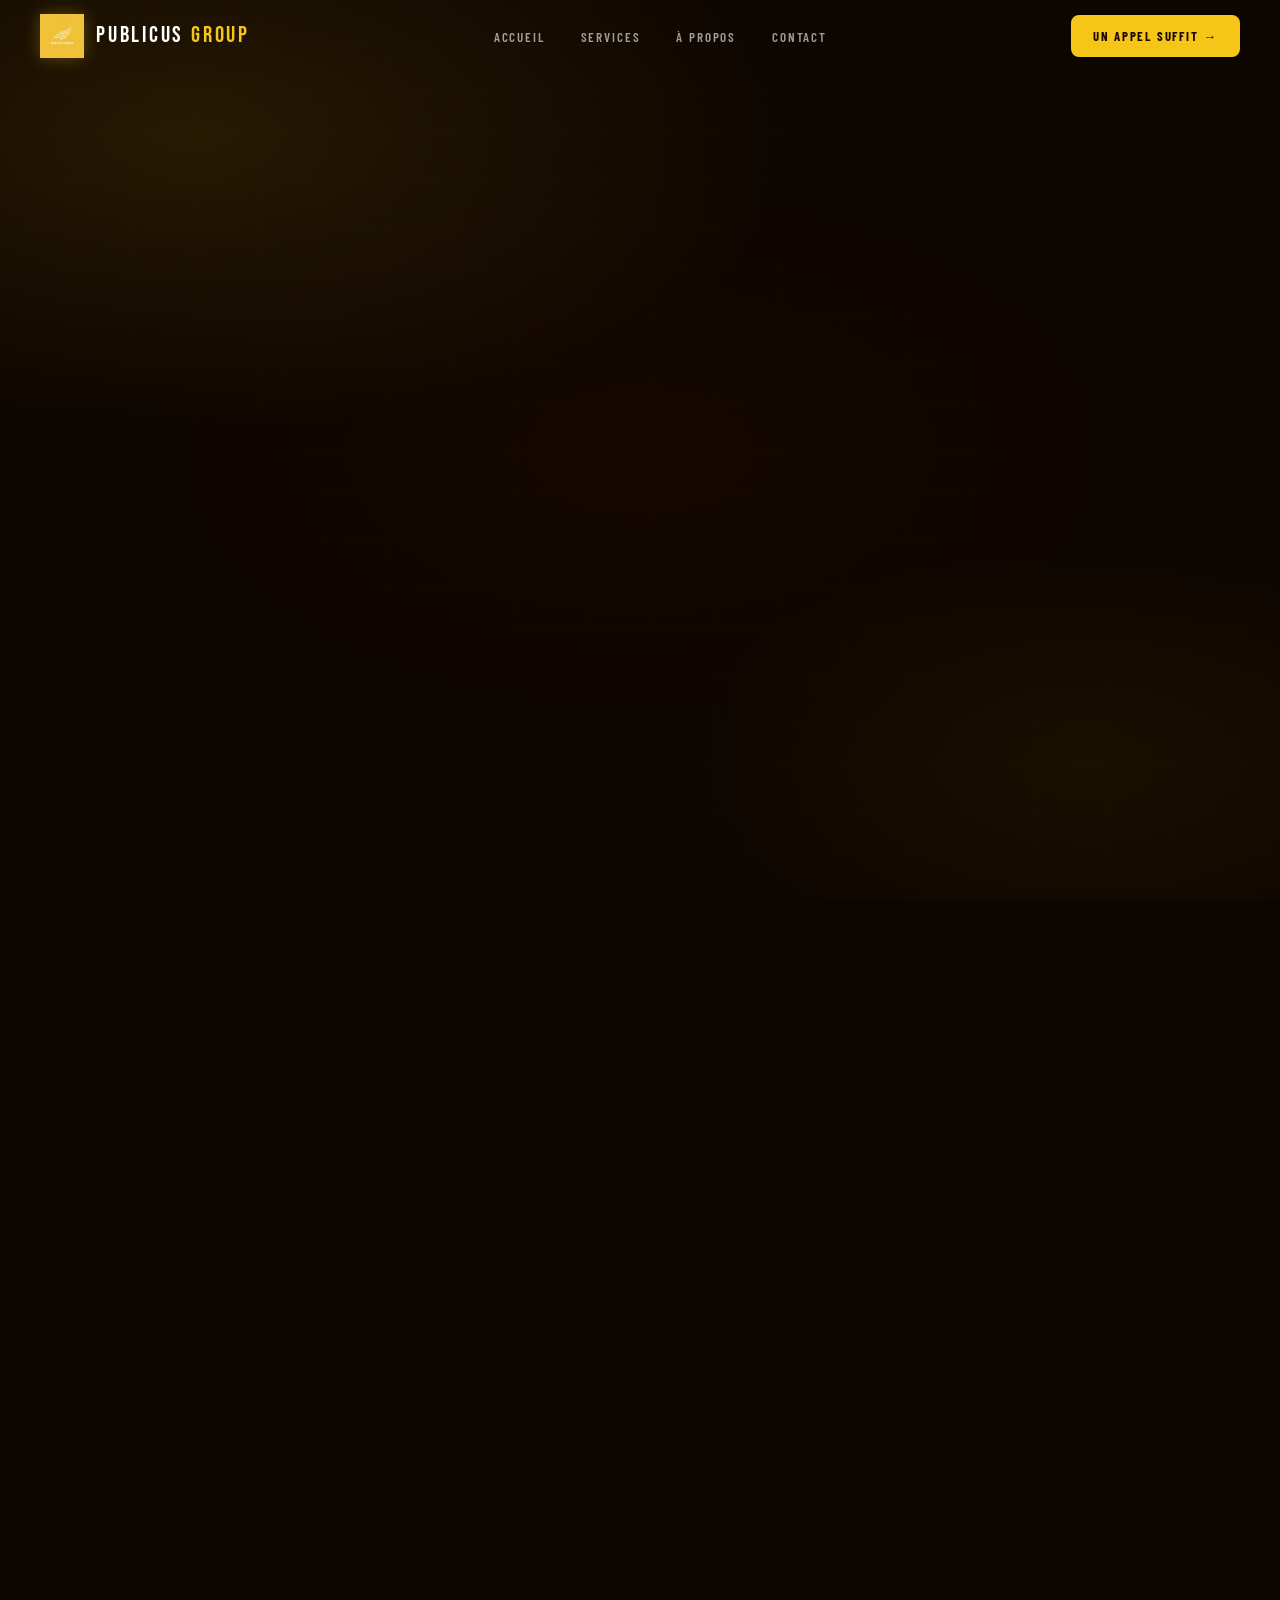
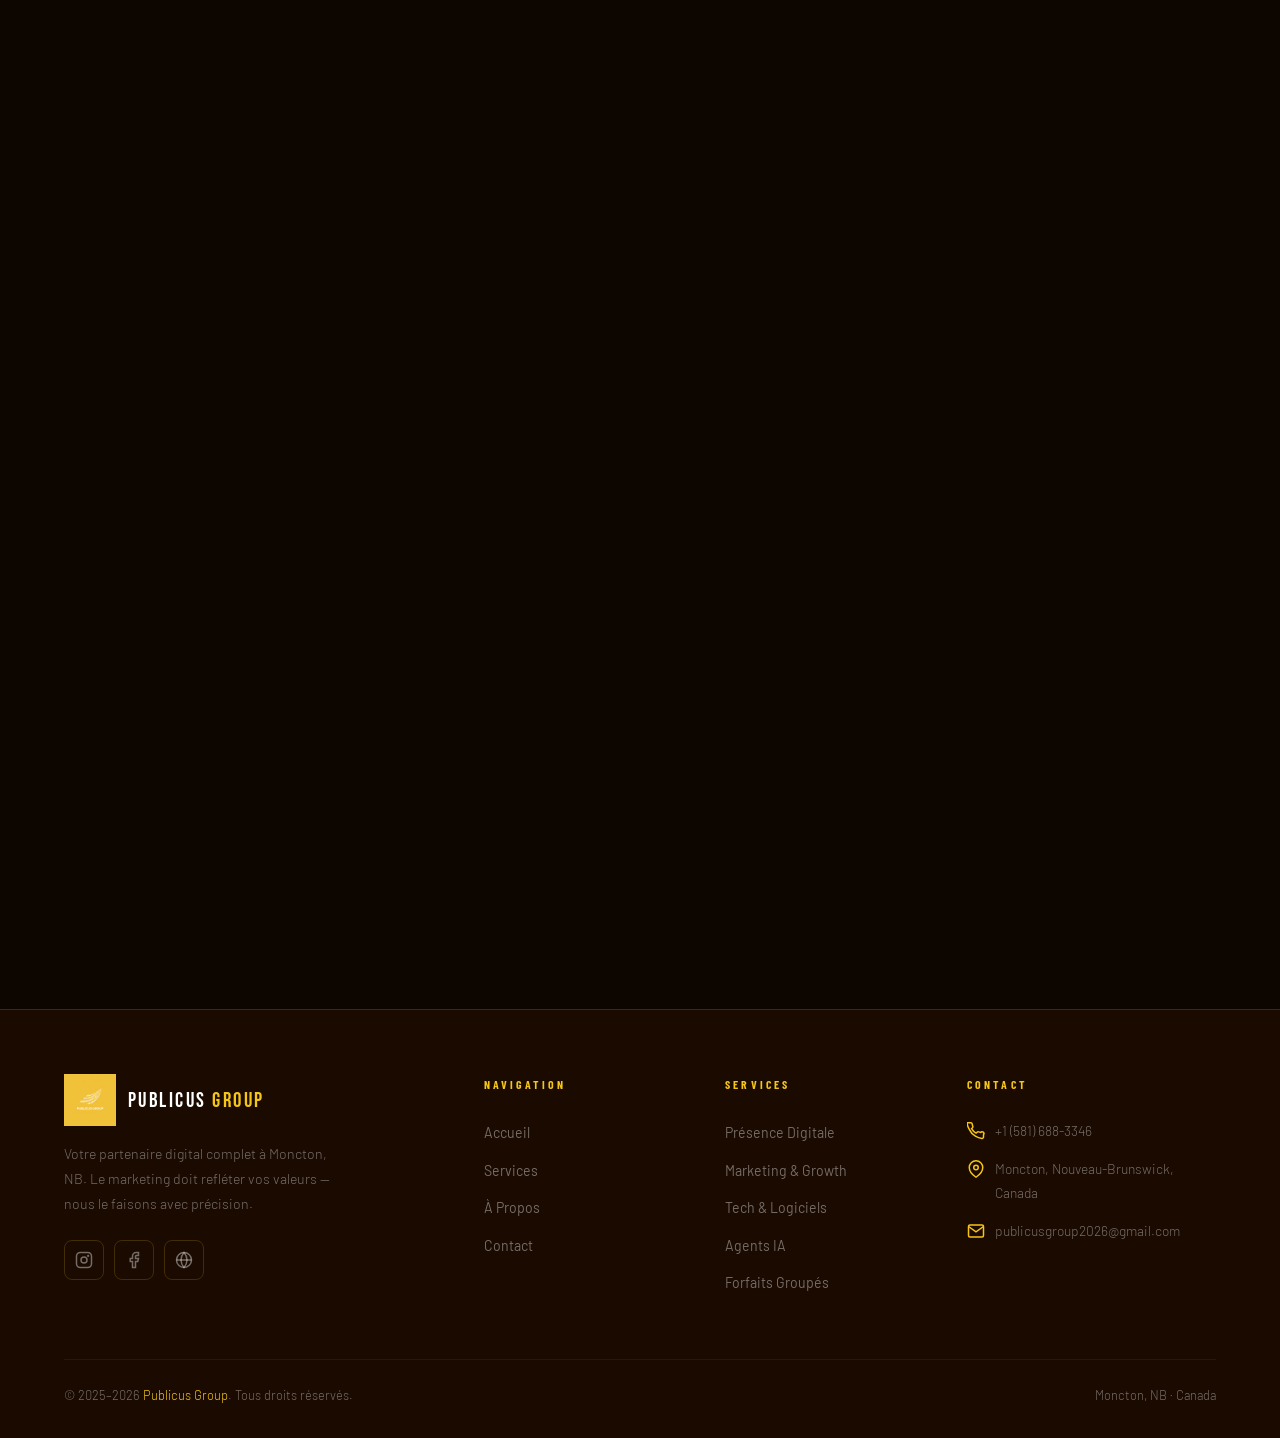
<file: contact.html>
<!DOCTYPE html>
<html lang="fr">
<head>
  <meta charset="UTF-8" />
  <meta name="viewport" content="width=device-width, initial-scale=1.0" />

  <title>Contact | Publicus Group — Parlons de Votre Projet</title>
  <meta name="description"
        content="Contactez Publicus Group à Moncton, NB. Un appel de 30 minutes suffit pour identifier la meilleure stratégie digitale pour votre entreprise. Réponse garantie sous 24h." />
  <meta name="keywords"
        content="contact Publicus Group, agence digitale Moncton, devis site web, appel gratuit, email" />
  <meta name="author"  content="Publicus Group" />
  <meta name="robots"  content="index, follow" />

  <!-- Open Graph -->
  <meta property="og:title"       content="Contact | Publicus Group — Démarrons Ensemble" />
  <meta property="og:description" content="Un appel de 30 minutes suffit pour lancer votre transformation digitale. Contactez Publicus Group à Moncton — réponse sous 24h garantie." />
  <meta property="og:type"        content="website" />
  <meta property="og:url"         content="https://publicusgroup.mychariow.shop/contact.html" />
  <meta property="og:image"       content="assets/logo.png" />

  <link rel="icon" type="image/png" href="assets/logo.png" />
  <link rel="preconnect" href="https://fonts.googleapis.com" />
  <link rel="preconnect" href="https://fonts.gstatic.com" crossorigin />
  <link href="https://fonts.googleapis.com/css2?family=Bebas+Neue&family=Barlow:wght@300;400;600;700&family=Barlow+Condensed:wght@400;600;700&display=swap" rel="stylesheet" />
  <link rel="stylesheet" href="style.css" />

  <style>
    /* ── Hero page intérieure ── */
    .hero-interieur-page {
      padding: calc(var(--hauteur-nav) + 80px) 0 80px;
      text-align: center;
    }
    .hero-interieur-page h1 { margin: 16px 0 20px; }
    .hero-interieur-page .sous-titre {
      font-size:   1.08rem;
      font-weight: 300;
      color:       var(--texte-attenue);
      max-width:   560px;
      margin:      0 auto;
      line-height: 1.85;
    }

    /* ── Grille contact (formulaire + infos) ── */
    .contact-grille {
      display: grid;
      grid-template-columns: 1.4fr 1fr;
      gap: var(--espace-xl);
      align-items: start;
    }

    /* ── Carte formulaire ── */
    .carte-formulaire {
      background: var(--glass-bg);
      backdrop-filter: var(--glass-blur);
      -webkit-backdrop-filter: var(--glass-blur);
      border: 1px solid var(--glass-bordure);
      border-radius: var(--rayon-xl);
      padding: var(--espace-xl);
    }

    .carte-formulaire h2 {
      font-size: clamp(1.6rem, 3vw, 2.2rem);
      margin-bottom: var(--espace-sm);
    }

    .carte-formulaire > p {
      font-size: 0.92rem;
      margin-bottom: var(--espace-lg);
    }

    /* ── Colonne infos ── */
    .contact-infos {
      display: flex;
      flex-direction: column;
      gap: var(--espace-md);
    }

    .info-bloc {
      background: var(--glass-bg);
      backdrop-filter: var(--glass-blur);
      -webkit-backdrop-filter: var(--glass-blur);
      border: 1px solid var(--glass-bordure);
      border-radius: var(--rayon-lg);
      padding: var(--espace-md) var(--espace-lg);
      display: flex;
      align-items: flex-start;
      gap: var(--espace-md);
      transition: border-color var(--transition-rapide);
    }

    .info-bloc:hover { border-color: var(--or); }

    .info-icone {
      width: 44px;
      height: 44px;
      border-radius: 10px;
      background: rgba(245, 197, 24, 0.12);
      border: 1px solid var(--or-bordure);
      display: flex;
      align-items: center;
      justify-content: center;
      flex-shrink: 0;
    }

    .info-icone svg {
      width: 20px;
      height: 20px;
      color: var(--or);
    }

    .info-texte-label {
      font-family: var(--police-sub);
      font-size: 0.72rem;
      letter-spacing: 0.2em;
      text-transform: uppercase;
      color: var(--or);
      margin-bottom: 6px;
    }

    .info-texte-valeur {
      font-size: 0.92rem;
      color: var(--blanc);
      font-weight: 400;
    }

    .info-texte-valeur a {
      color: var(--blanc);
      transition: color var(--transition-rapide);
    }

    .info-texte-valeur a:hover { color: var(--or); }

    /* ── Heures d'ouverture ── */
    .horaires-table {
      width: 100%;
    }

    .horaires-table tr {
      display: flex;
      justify-content: space-between;
      padding: 4px 0;
      border-bottom: 1px solid rgba(255,255,255,0.04);
    }

    .horaires-table tr:last-child { border-bottom: none; }

    .horaires-table td {
      font-size: 0.85rem;
      color: var(--texte-attenue);
    }

    .horaires-table td:last-child { color: var(--or); }

    /* ── Badge de garantie ── */
    .garantie-bloc {
      background: rgba(245, 197, 24, 0.08);
      border: 1px solid var(--or-bordure);
      border-radius: var(--rayon);
      padding: var(--espace-md);
      display: flex;
      align-items: center;
      gap: var(--espace-sm);
    }

    .garantie-emoji { font-size: 1.6rem; flex-shrink: 0; }

    .garantie-texte strong {
      display: block;
      font-family: var(--police-sub);
      font-size: 0.85rem;
      letter-spacing: 0.06em;
      text-transform: uppercase;
      color: var(--or);
      margin-bottom: 4px;
    }

    .garantie-texte p { font-size: 0.82rem; }

    /* ── Grille champs de formulaire ── */
    .champs-2col {
      display: grid;
      grid-template-columns: 1fr 1fr;
      gap: var(--espace-md);
    }

    /* ── Bouton submit plein width ── */
    .btn-submit {
      width: 100%;
      text-align: center;
      justify-content: center;
    }

    @media (max-width: 960px) {
      .contact-grille { grid-template-columns: 1fr; }
      .champs-2col    { grid-template-columns: 1fr; }
    }
  </style>
</head>

<body>

  <!-- NAVIGATION -->
  <nav class="navbar" role="navigation" aria-label="Navigation principale">
    <div class="nav-interieur">
      <a href="index.html" class="nav-logo" aria-label="Publicus Group — Retour à l'accueil">
        <img src="assets/logo.png" alt="Publicus Group Logo" width="44" height="44" />
        <span class="nav-logo-texte">PUBLICUS <span>GROUP</span></span>
      </a>
      <ul class="nav-liens" role="list">
        <li><a href="index.html">Accueil</a></li>
        <li><a href="services.html">Services</a></li>
        <li><a href="a-propos.html">À Propos</a></li>
        <li><a href="contact.html">Contact</a></li>
      </ul>
      <a href="contact.html" class="btn-nav">Un appel suffit →</a>
      <button class="burger"
              aria-label="Ouvrir le menu de navigation"
              aria-expanded="false"
              aria-controls="menu-mobile">
        <span></span><span></span><span></span>
      </button>
    </div>
  </nav>

  <div class="menu-mobile" id="menu-mobile" role="dialog" aria-label="Menu de navigation mobile">
    <a href="index.html">Accueil</a>
    <a href="services.html">Services</a>
    <a href="a-propos.html">À Propos</a>
    <a href="contact.html">Contact</a>
    <a href="contact.html" class="btn-nav" style="margin-top:8px;">Un appel suffit →</a>
    <div class="menu-mobile-contact"><p>+1 (581) 688-3346</p></div>
  </div>


  <!-- HERO PAGE -->
  <section class="hero-interieur-page" aria-label="Titre de la page Contact">
    <div class="container">
      <div class="revele">
        <span class="badge">Réponse sous 24h garantie</span>
      </div>
      <h1 class="revele delai-1">
        Parlons de votre <em>Projet</em>
      </h1>
      <p class="sous-titre revele delai-2">
        Un appel de 30 minutes suffit pour identifier la meilleure stratégie
        digitale pour votre entreprise. Aucun engagement, tout le potentiel.
      </p>
    </div>
  </section>


  <!-- SECTION CONTACT PRINCIPALE -->
  <section aria-label="Formulaire de contact et coordonnées">
    <div class="container">
      <div class="contact-grille">

        <!-- FORMULAIRE -->
        <div class="carte-formulaire revele-gauche">
          <h2>Envoyez-nous un message</h2>
          <p>Remplissez ce formulaire et nous vous répondons dans les 24 heures.</p>

          <!-- Le formulaire -->
          <form action="https://api.web3forms.com/submit" method="POST" id="formulaire-contact">

              <input type="hidden" name="access_key" value="c2e08d0e-1142-44b0-81aa-ddd85755ebf6">

              <div class="champs-2col">
                  <div class="champ-groupe">
                      <label class="champ-label" for="prenom">Prénom</label>
                      <input type="text" id="prenom" name="prenom" class="champ-input" required>
                  </div>
              </div>

              <input type="hidden" name="redirect" value="https://mikailoucedrictoure.github.io/publicus-site/merci.html">
          </form>

              <!--- Nom + Prénom --->
              <div class="champs-2col">
                  <div class="champ-groupe">
                      <label class="champ-label" for="prenom">Prénom</label>
                      <input type="text"
                             id="prenom"
                             name="prenom"
                             class="champ-input"
                             placeholder="Jean"
                             required
                             autocomplete="given-name" />
                      <span class="msg-erreur" id="erreur-prenom">Ce champ est requis.</span>
                  </div>
                  <div class="champ-groupe">
                      <label class="champ-label" for="nom">Nom</label>
                      <input type="text"
                             id="nom"
                             name="nom"
                             class="champ-input"
                             placeholder="Dupont"
                             required
                             autocomplete="family-name" />
                      <span class="msg-erreur" id="erreur-nom">Ce champ est requis.</span>
                  </div>
              </div>

              <!-- Email + Téléphone -->
              <div class="champs-2col">
                  <div class="champ-groupe">
                      <label class="champ-label" for="email">Adresse email</label>
                      <input type="email"
                             id="email"
                             name="email"
                             class="champ-input"
                             placeholder="jean@exemple.com"
                             required
                             autocomplete="email" />
                      <span class="msg-erreur" id="erreur-email">Adresse email invalide.</span>
                  </div>
                  <div class="champ-groupe">
                      <label class="champ-label" for="telephone">Téléphone (optionnel)</label>
                      <input type="tel"
                             id="telephone"
                             name="telephone"
                             class="champ-input"
                             placeholder="+1 (506) 000-0000"
                             autocomplete="tel" />
                  </div>
              </div>

              <!-- Entreprise -->
              <div class="champ-groupe">
                  <label class="champ-label" for="entreprise">Nom de l'entreprise (optionnel)</label>
                  <input type="text"
                         id="entreprise"
                         name="entreprise"
                         class="champ-input"
                         placeholder="Mon Entreprise Inc."
                         autocomplete="organization" />
              </div>

              <!-- Service souhaité -->
              <div class="champ-groupe">
                  <label class="champ-label" for="service">Service souhaité</label>
                  <select id="service" name="service" class="champ-select" required>
                      <option value="" disabled selected>Choisissez un service…</option>
                      <optgroup label="Présence Digitale">
                          <option value="site-vitrine">Site Vitrine</option>
                          <option value="ecommerce">E-Commerce</option>
                          <option value="identite">Identité Visuelle</option>
                      </optgroup>
                      <optgroup label="Marketing & Croissance">
                          <option value="seo">SEO Local</option>
                          <option value="reseaux">Gestion Réseaux Sociaux</option>
                          <option value="pub">Publicité Payante</option>
                          <option value="video">Montage Vidéo</option>
                          <option value="email">Email Marketing</option>
                          <option value="etude">Étude de Marché</option>
                      </optgroup>
                      <optgroup label="Tech & Logiciels">
                          <option value="stocks">Logiciel Gestion Stocks</option>
                          <option value="rh">RH & Planification</option>
                          <option value="app">App Web Sur Mesure</option>
                      </optgroup>
                      <optgroup label="Agents IA">
                          <option value="receptionniste">Agent Réceptionniste</option>
                          <option value="commandes">Agent Prise de Commandes</option>
                          <option value="support">Agent Support Client</option>
                          <option value="recrutement">Agent Recrutement</option>
                      </optgroup>
                      <optgroup label="Forfaits">
                          <option value="pack-lancement">Pack Lancement ($2 500)</option>
                          <option value="pack-croissance">Pack Croissance 360° ($6 500)</option>
                      </optgroup>
                      <option value="autre">Autre / Je ne sais pas encore</option>
                  </select>
                  <span class="msg-erreur" id="erreur-service">Veuillez choisir un service.</span>
              </div>

              <!-- Budget -->
              <div class="champ-groupe">
                  <label class="champ-label" for="budget">Budget envisagé</label>
                  <select id="budget" name="budget" class="champ-select">
                      <option value="" disabled selected>Sélectionnez une fourchette…</option>
                      <option value="moins-1000">Moins de $1 000</option>
                      <option value="1000-3000">$1 000 – $3 000</option>
                      <option value="3000-6000">$3 000 – $6 000</option>
                      <option value="6000-10000">$6 000 – $10 000</option>
                      <option value="plus-10000">Plus de $10 000</option>
                      <option value="je-ne-sais-pas">Je ne sais pas encore</option>
                  </select>
              </div>

              <!-- Message -->
              <div class="champ-groupe">
                  <label class="champ-label" for="message">Décrivez votre projet</label>
                  <textarea id="message"
                            name="message"
                            class="champ-textarea"
                            placeholder="Parlez-nous de votre entreprise, de vos objectifs et de ce que vous cherchez à accomplir…"
                            required></textarea>
                  <span class="msg-erreur" id="erreur-message">Veuillez décrire votre projet.</span>
              </div>

              <!-- Bouton submit -->
              <button type="submit" class="btn btn-primaire btn-submit">
                  Envoyer ma demande <span class="fleche">→</span>
              </button>

          </form>

          <!-- Message de succès (caché par défaut) -->
          <div class="form-succes" id="form-succes" aria-live="polite">
            <div class="succes-icone">✓</div>
            <h3 style="color: var(--or);">Message envoyé !</h3>
            <p>Merci pour votre message. Nous vous répondons dans les 24 heures.</p>
            <a href="index.html" class="btn btn-contour" style="margin-top: 8px;">
              Retour à l'accueil
            </a>
          </div>

        </div>


        <!-- INFORMATIONS DE CONTACT -->
        <div class="contact-infos revele-droite">

          <!-- Garantie -->
          <div class="garantie-bloc">
            <span class="garantie-emoji">⚡</span>
            <div class="garantie-texte">
              <strong>Réponse garantie sous 24h</strong>
              <p>Nous nous engageons à répondre à toutes les demandes dans la journée.</p>
            </div>
          </div>

          <!-- Téléphone -->
          <div class="info-bloc">
            <div class="info-icone">
              <svg viewBox="0 0 24 24" fill="none" stroke="currentColor" stroke-width="2">
                <path d="M22 16.92v3a2 2 0 01-2.18 2 19.79 19.79 0 01-8.63-3.07A19.5 19.5 0 013.07 9.81a19.79 19.79 0 01-3.07-8.67A2 2 0 012 1h3a2 2 0 012 1.72 12.84 12.84 0 00.7 2.81 2 2 0 01-.45 2.11L6.09 8.91a16 16 0 006 6l1.27-1.27a2 2 0 012.11-.45 12.84 12.84 0 002.81.7A2 2 0 0122 16.92z"/>
              </svg>
            </div>
            <div>
              <p class="info-texte-label">Téléphone</p>
              <p class="info-texte-valeur">
                <a href="tel:+15816883346">+1 (581) 688-3346</a>
              </p>
            </div>
          </div>

          <!-- Email -->
          <div class="info-bloc">
            <div class="info-icone">
              <svg viewBox="0 0 24 24" fill="none" stroke="currentColor" stroke-width="2">
                <path d="M4 4h16c1.1 0 2 .9 2 2v12c0 1.1-.9 2-2 2H4c-1.1 0-2-.9-2-2V6c0-1.1.9-2 2-2z"/>
                <polyline points="22,6 12,13 2,6"/>
              </svg>
            </div>
            <div>
              <p class="info-texte-label">Email</p>
              <p class="info-texte-valeur">
                <a href="mailto:publicusgroup2026@gmail.com">publicusgroup2026@gmail.com</a>
              </p>
            </div>
          </div>

          <!-- Localisation -->
          <div class="info-bloc">
            <div class="info-icone">
              <svg viewBox="0 0 24 24" fill="none" stroke="currentColor" stroke-width="2">
                <path d="M21 10c0 7-9 13-9 13s-9-6-9-13a9 9 0 0118 0z"/>
                <circle cx="12" cy="10" r="3"/>
              </svg>
            </div>
            <div>
              <p class="info-texte-label">Localisation</p>
              <p class="info-texte-valeur">Moncton, Nouveau-Brunswick, Canada</p>
            </div>
          </div>

          <!-- Réseaux sociaux -->
          <div class="info-bloc">
            <div class="info-icone">
              <svg viewBox="0 0 24 24" fill="none" stroke="currentColor" stroke-width="2">
                <circle cx="18" cy="5" r="3"/>
                <circle cx="6" cy="12" r="3"/>
                <circle cx="18" cy="19" r="3"/>
                <line x1="8.59" y1="13.51" x2="15.42" y2="17.49"/>
                <line x1="15.41" y1="6.51" x2="8.59" y2="10.49"/>
              </svg>
            </div>
            <div>
              <p class="info-texte-label">Réseaux Sociaux</p>
              <div style="display:flex; gap: 10px; margin-top: 8px;">
                <a href="https://www.instagram.com/publicus_group" target="_blank" rel="noopener noreferrer" class="btn-reseau" aria-label="Instagram">
                  <svg width="18" height="18" viewBox="0 0 24 24" fill="none" stroke="currentColor" stroke-width="2">
                    <rect x="2" y="2" width="20" height="20" rx="5"/>
                    <circle cx="12" cy="12" r="4"/>
                    <circle cx="17.5" cy="6.5" r="1.5" fill="currentColor" stroke="none"/>
                  </svg>
                </a>
                <a href="https://www.facebook.com/share/1AqqKRNQzz/" target="_blank" rel="noopener noreferrer" class="btn-reseau" aria-label="Facebook">
                  <svg width="18" height="18" viewBox="0 0 24 24" fill="none" stroke="currentColor" stroke-width="2">
                    <path d="M18 2h-3a5 5 0 00-5 5v3H7v4h3v8h4v-8h3l1-4h-4V7a1 1 0 011-1h3z"/>
                  </svg>
                </a>
                <a href="https://publicusgroup.mychariow.shop" target="_blank" rel="noopener noreferrer" class="btn-reseau" aria-label="Boutique">
                  <svg width="18" height="18" viewBox="0 0 24 24" fill="none" stroke="currentColor" stroke-width="2">
                    <circle cx="12" cy="12" r="10"/>
                    <line x1="2" y1="12" x2="22" y2="12"/>
                    <path d="M12 2a15.3 15.3 0 014 10 15.3 15.3 0 01-4 10 15.3 15.3 0 01-4-10 15.3 15.3 0 014-10z"/>
                  </svg>
                </a>
              </div>
            </div>
          </div>

          <!-- Horaires -->
          <div class="info-bloc">
            <div class="info-icone">
              <svg viewBox="0 0 24 24" fill="none" stroke="currentColor" stroke-width="2">
                <circle cx="12" cy="12" r="10"/>
                <polyline points="12 6 12 12 16 14"/>
              </svg>
            </div>
            <div style="flex: 1;">
              <p class="info-texte-label">Disponibilité</p>
              <table class="horaires-table" style="margin-top: 8px;">
                <tr>
                  <td>Lundi – Vendredi</td>
                  <td>9h – 18h</td>
                </tr>
                <tr>
                  <td>Samedi</td>
                  <td>10h – 14h</td>
                </tr>
                <tr>
                  <td>Dimanche</td>
                  <td>Fermé</td>
                </tr>
              </table>
            </div>
          </div>

        </div>
      </div>
    </div>
  </section>


  <!-- FAQ RAPIDE -->
  <section aria-label="Questions fréquentes">
    <div class="container">
      <div class="entete-section centre revele">
        <span class="label-section">FAQ</span>
        <h2>Questions Fréquentes</h2>
      </div>

      <div class="grille-2" style="max-width: 900px; margin: 0 auto;">

        <div class="carte-glass revele delai-1">
          <h3>Quel est le délai de réponse ?</h3>
          <p style="margin-top: 10px; font-size: 0.9rem;">
            Nous répondons à toutes les demandes dans les 24 heures en jours ouvrables.
            Pour les urgences, appelez directement au +1 (581) 688-3346.
          </p>
        </div>

        <div class="carte-glass revele delai-2">
          <h3>Comment se déroule le premier appel ?</h3>
          <p style="margin-top: 10px; font-size: 0.9rem;">
            Un appel de découverte de 30 minutes, gratuit et sans engagement, pour comprendre
            vos besoins et vous proposer la solution la plus adaptée.
          </p>
        </div>

        <div class="carte-glass revele delai-3">
          <h3>Travaillez-vous à distance ?</h3>
          <p style="margin-top: 10px; font-size: 0.9rem;">
            Oui, 100% à distance. Nous servons des clients partout au Canada, en Afrique
            et en Europe via Zoom, WhatsApp et email.
          </p>
        </div>

        <div class="carte-glass revele delai-4">
          <h3>Quels sont les modes de paiement ?</h3>
          <p style="margin-top: 10px; font-size: 0.9rem;">
            Virement bancaire, e-transfert, et paiement en ligne sécurisé via notre boutique.
            Des plans de paiement en plusieurs fois sont disponibles sur demande.
          </p>
        </div>

      </div>
    </div>
  </section>


  <!-- FOOTER -->
  <footer role="contentinfo">
    <div class="container">
      <div class="footer-grille">
        <div>
          <a href="index.html">
            <div class="footer-logo">
              <img src="assets/logo.png" alt="Logo Publicus Group" width="52" height="52" />
              <span class="footer-logo-texte">PUBLICUS <span>GROUP</span></span>
            </div>
          </a>
          <p class="footer-desc">
            Votre partenaire digital complet à Moncton, NB. Le marketing
            doit refléter vos valeurs — nous le faisons avec précision.
          </p>
          <div class="footer-reseaux">
            <a href="https://www.instagram.com/publicus_group" class="btn-reseau" aria-label="Instagram" target="_blank" rel="noopener noreferrer">
              <svg width="18" height="18" viewBox="0 0 24 24" fill="none" stroke="currentColor" stroke-width="2">
                <rect x="2" y="2" width="20" height="20" rx="5"/>
                <circle cx="12" cy="12" r="4"/>
                <circle cx="17.5" cy="6.5" r="1.5" fill="currentColor" stroke="none"/>
              </svg>
            </a>
            <a href="https://www.facebook.com/share/1AqqKRNQzz/" class="btn-reseau" aria-label="Facebook" target="_blank" rel="noopener noreferrer">
              <svg width="18" height="18" viewBox="0 0 24 24" fill="none" stroke="currentColor" stroke-width="2">
                <path d="M18 2h-3a5 5 0 00-5 5v3H7v4h3v8h4v-8h3l1-4h-4V7a1 1 0 011-1h3z"/>
              </svg>
            </a>
            <a href="https://publicusgroup.mychariow.shop" class="btn-reseau" aria-label="Boutique" target="_blank" rel="noopener noreferrer">
              <svg width="18" height="18" viewBox="0 0 24 24" fill="none" stroke="currentColor" stroke-width="2">
                <circle cx="12" cy="12" r="10"/>
                <line x1="2" y1="12" x2="22" y2="12"/>
                <path d="M12 2a15.3 15.3 0 014 10 15.3 15.3 0 01-4 10 15.3 15.3 0 01-4-10 15.3 15.3 0 014-10z"/>
              </svg>
            </a>
          </div>
        </div>
        <div>
          <p class="footer-col-titre">Navigation</p>
          <ul class="footer-liens" role="list">
            <li><a href="index.html">Accueil</a></li>
            <li><a href="services.html">Services</a></li>
            <li><a href="a-propos.html">À Propos</a></li>
            <li><a href="contact.html">Contact</a></li>
          </ul>
        </div>
        <div>
          <p class="footer-col-titre">Services</p>
          <ul class="footer-liens" role="list">
            <li><a href="services.html#presence-digitale">Présence Digitale</a></li>
            <li><a href="services.html#marketing">Marketing & Growth</a></li>
            <li><a href="services.html#tech">Tech & Logiciels</a></li>
            <li><a href="services.html#agents-ia">Agents IA</a></li>
            <li><a href="services.html#forfaits">Forfaits Groupés</a></li>
          </ul>
        </div>
        <div>
          <p class="footer-col-titre">Contact</p>
          <div class="footer-contact-item">
            <svg viewBox="0 0 24 24" fill="none" stroke="currentColor" stroke-width="2">
              <path d="M22 16.92v3a2 2 0 01-2.18 2 19.79 19.79 0 01-8.63-3.07A19.5 19.5 0 013.07 9.81a19.79 19.79 0 01-3.07-8.67A2 2 0 012 1h3a2 2 0 012 1.72 12.84 12.84 0 00.7 2.81 2 2 0 01-.45 2.11L6.09 8.91a16 16 0 006 6l1.27-1.27a2 2 0 012.11-.45 12.84 12.84 0 002.81.7A2 2 0 0122 16.92z"/>
            </svg>
            <p>+1 (581) 688-3346</p>
          </div>
          <div class="footer-contact-item">
            <svg viewBox="0 0 24 24" fill="none" stroke="currentColor" stroke-width="2">
              <path d="M21 10c0 7-9 13-9 13s-9-6-9-13a9 9 0 0118 0z"/>
              <circle cx="12" cy="10" r="3"/>
            </svg>
            <p>Moncton, Nouveau-Brunswick, Canada</p>
          </div>
          <div class="footer-contact-item">
            <svg viewBox="0 0 24 24" fill="none" stroke="currentColor" stroke-width="2">
              <path d="M4 4h16c1.1 0 2 .9 2 2v12c0 1.1-.9 2-2 2H4c-1.1 0-2-.9-2-2V6c0-1.1.9-2 2-2z"/>
              <polyline points="22,6 12,13 2,6"/>
            </svg>
            <p>publicusgroup2026@gmail.com</p>
          </div>
        </div>
      </div>
      <div class="footer-bas">
        <p>© 2025–2026 <a href="index.html">Publicus Group</a>. Tous droits réservés.</p>
        <p>Moncton, NB · Canada</p>
      </div>
    </div>
  </footer>

 

  <!-- Validation du formulaire de contact -->
  <script>
    (function () {
      const form    = document.getElementById('formulaire-contact');
      const succes  = document.getElementById('form-succes');

      if (!form) return;

      function validerChamp(input) {
        const groupe  = input.closest('.champ-groupe');
        const erreur  = groupe ? groupe.querySelector('.msg-erreur') : null;
        let valide    = true;

        if (input.required && !input.value.trim()) {
          valide = false;
        } else if (input.type === 'email') {
          valide = /^[^\s@]+@[^\s@]+\.[^\s@]+$/.test(input.value.trim());
        }

        if (input.tagName === 'SELECT' && input.required && !input.value) {
          valide = false;
        }

        if (erreur) {
          erreur.classList.toggle('visible', !valide);
          input.classList.toggle('champ-erreur', !valide);
        }

        return valide;
      }

      // Validation au blur
      form.querySelectorAll('.champ-input, .champ-textarea, .champ-select').forEach(function (el) {
        el.addEventListener('blur', function () { validerChamp(el); });
        el.addEventListener('input', function () { if (el.classList.contains('champ-erreur')) validerChamp(el); });
      });

      form.addEventListener('submit', function (e) {
        e.preventDefault();

        var champRequis = form.querySelectorAll('[required]');
        var toutValide  = true;

        champRequis.forEach(function (el) {
          if (!validerChamp(el)) toutValide = false;
        });

        if (!toutValide) return;

        // Simuler l'envoi (remplacer par un fetch réel si backend disponible)
        var btn = form.querySelector('[type="submit"]');
        btn.textContent = 'Envoi en cours…';
        btn.disabled    = true;

        setTimeout(function () {
          form.style.display    = 'none';
          succes.classList.add('visible');
          succes.scrollIntoView({ behavior: 'smooth', block: 'center' });
        }, 1200);
      });
    })();
  </script>

</body>
</html>
</file>
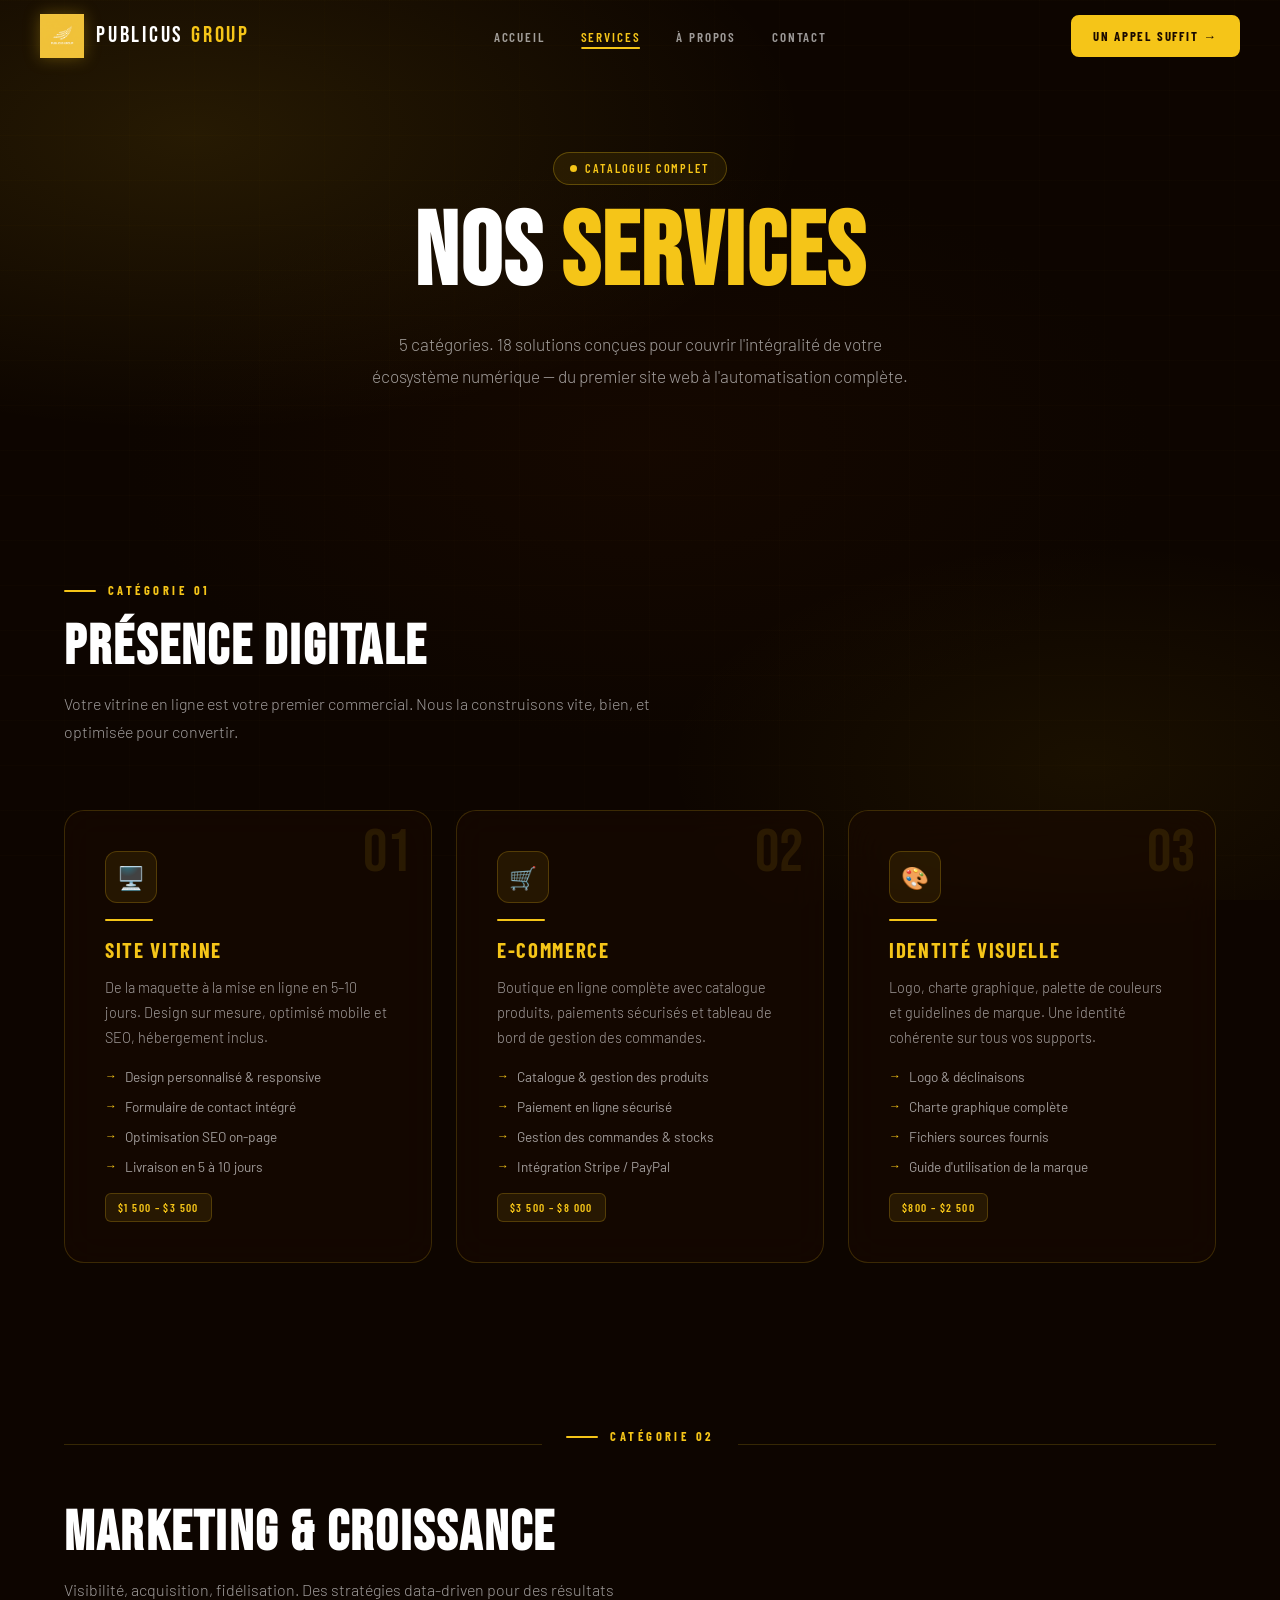
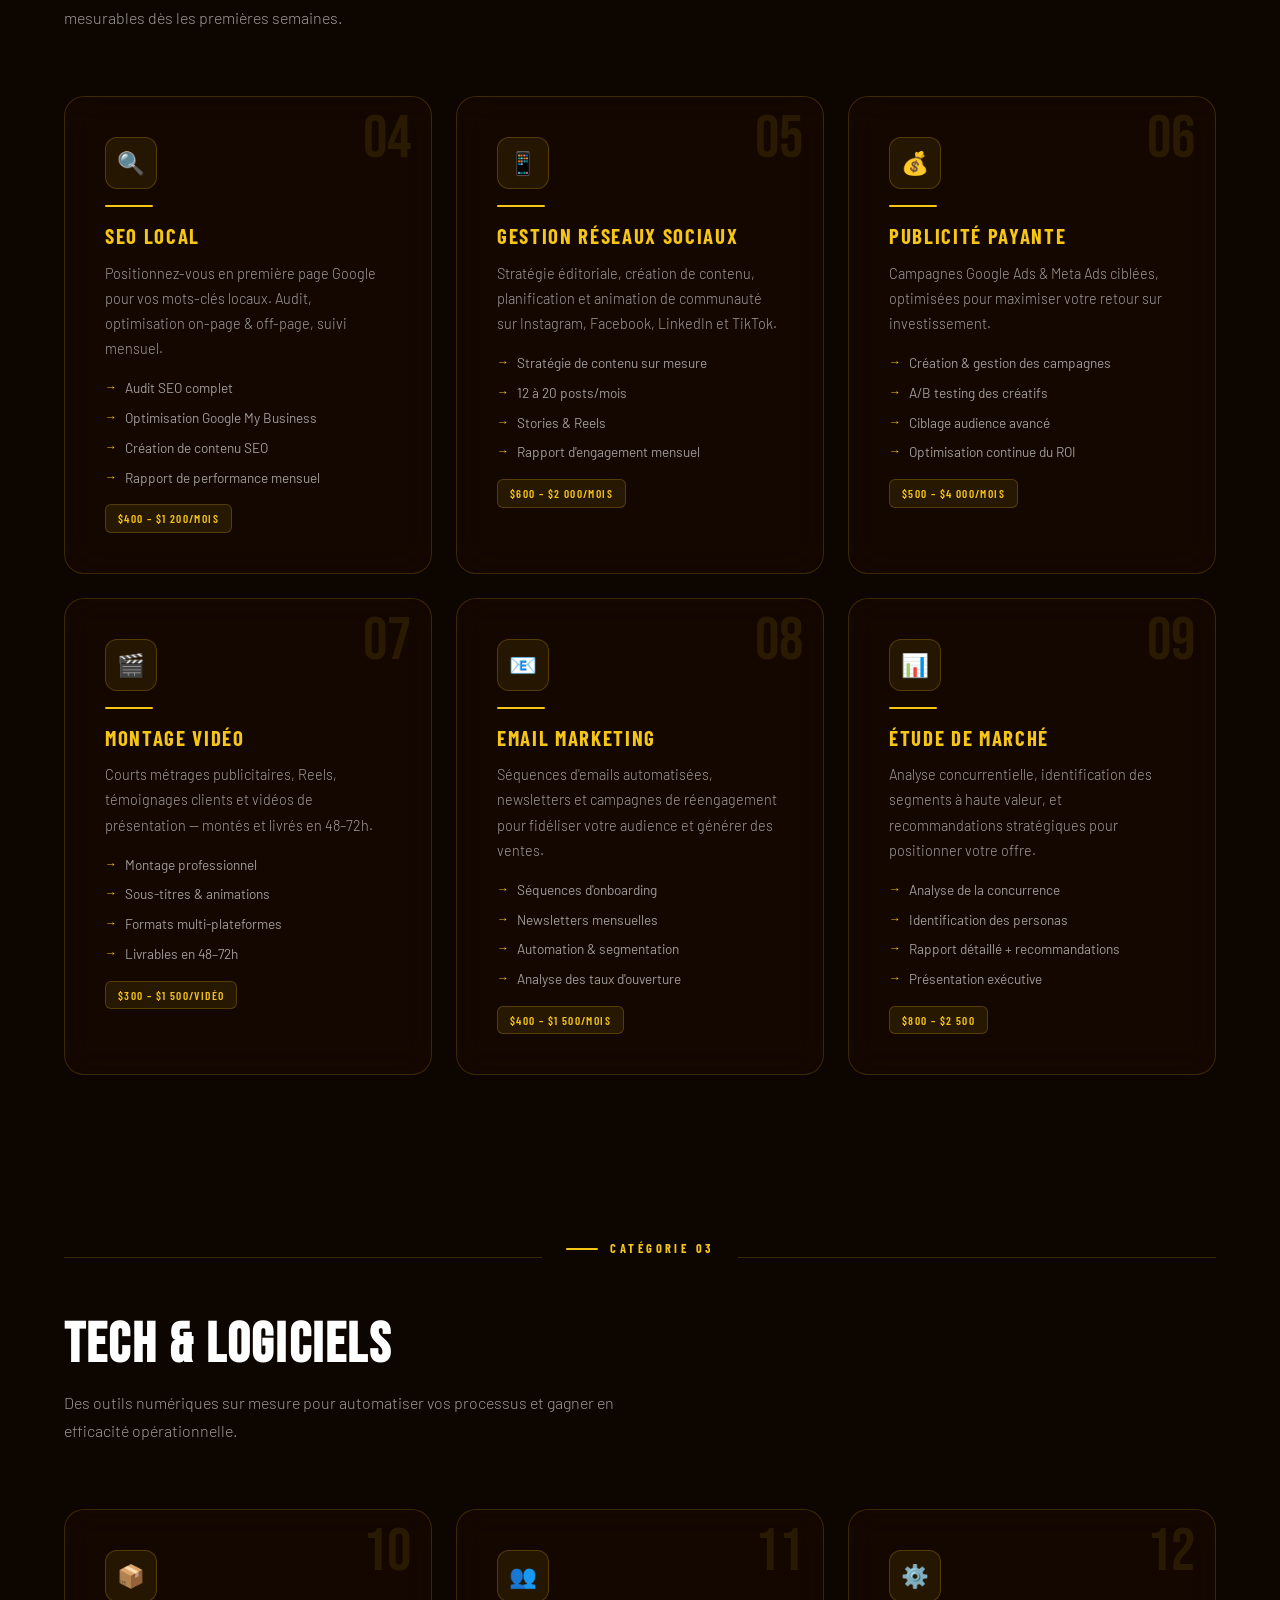
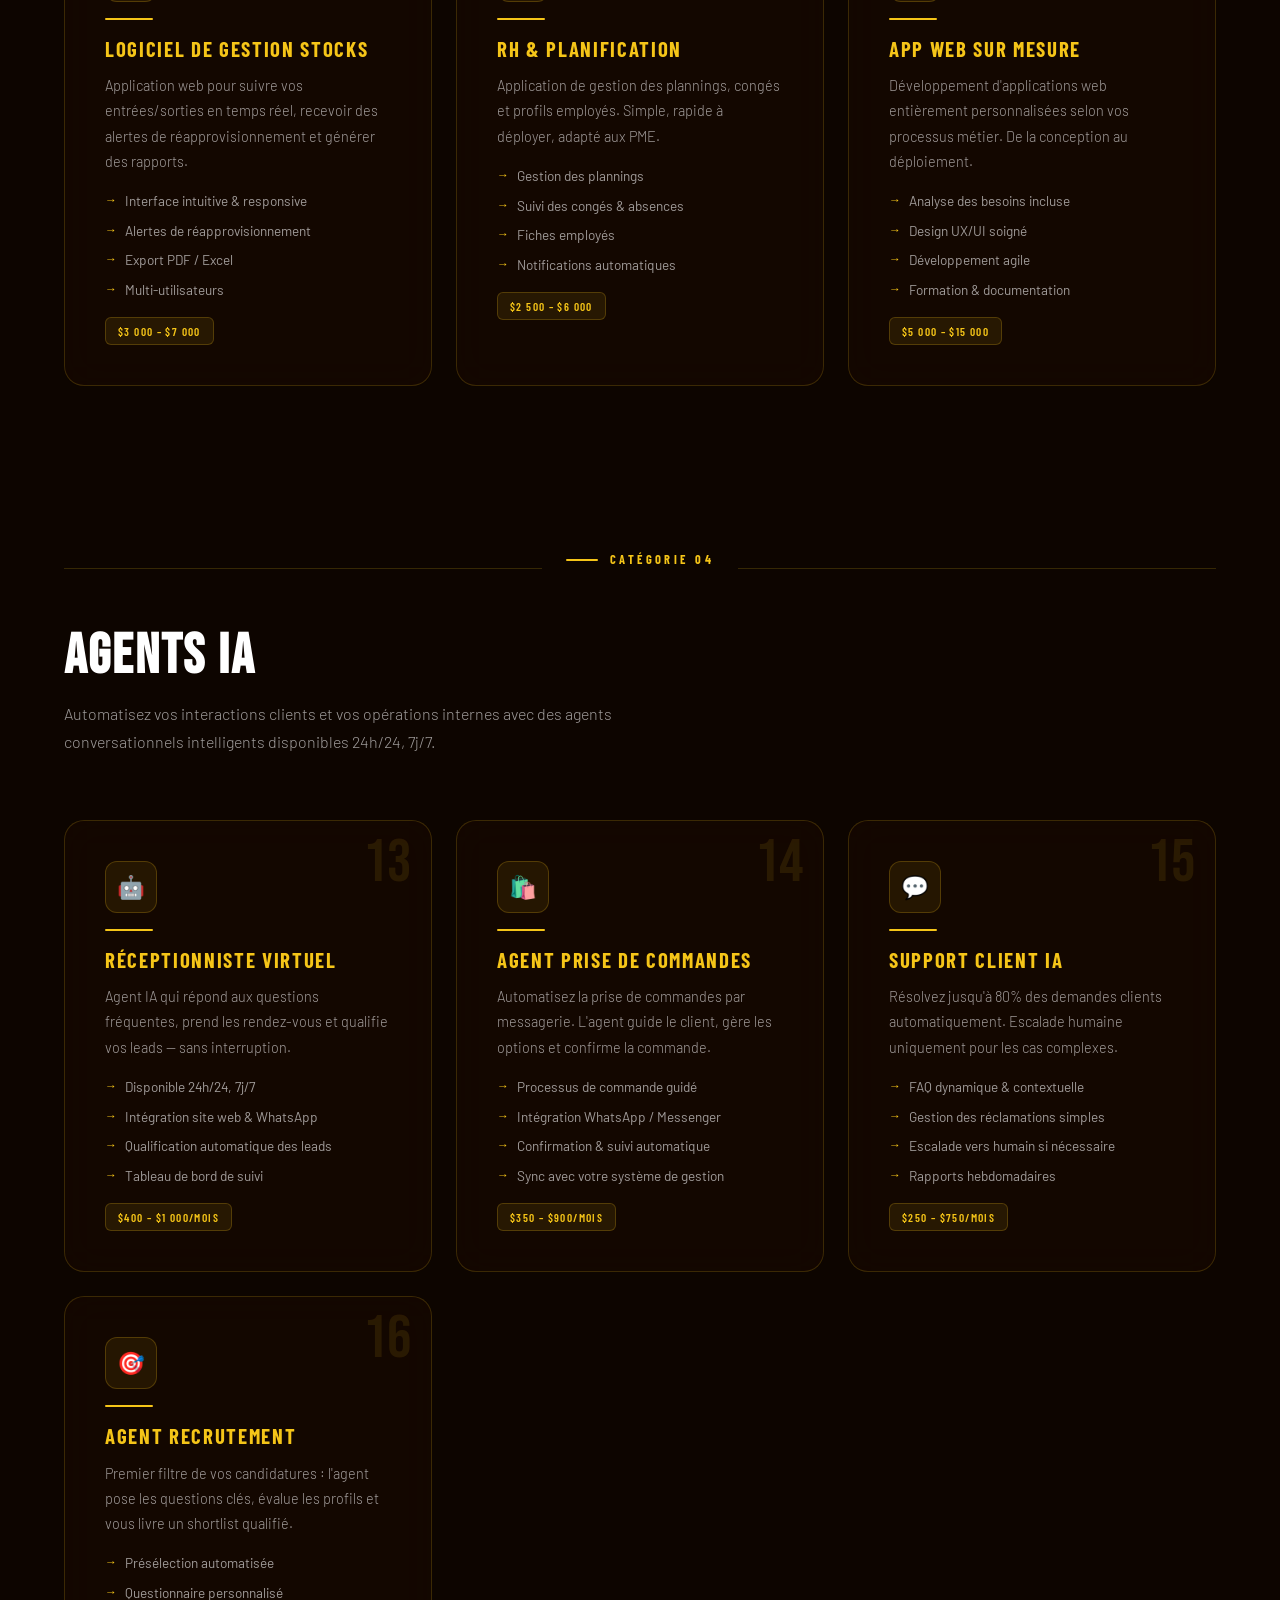
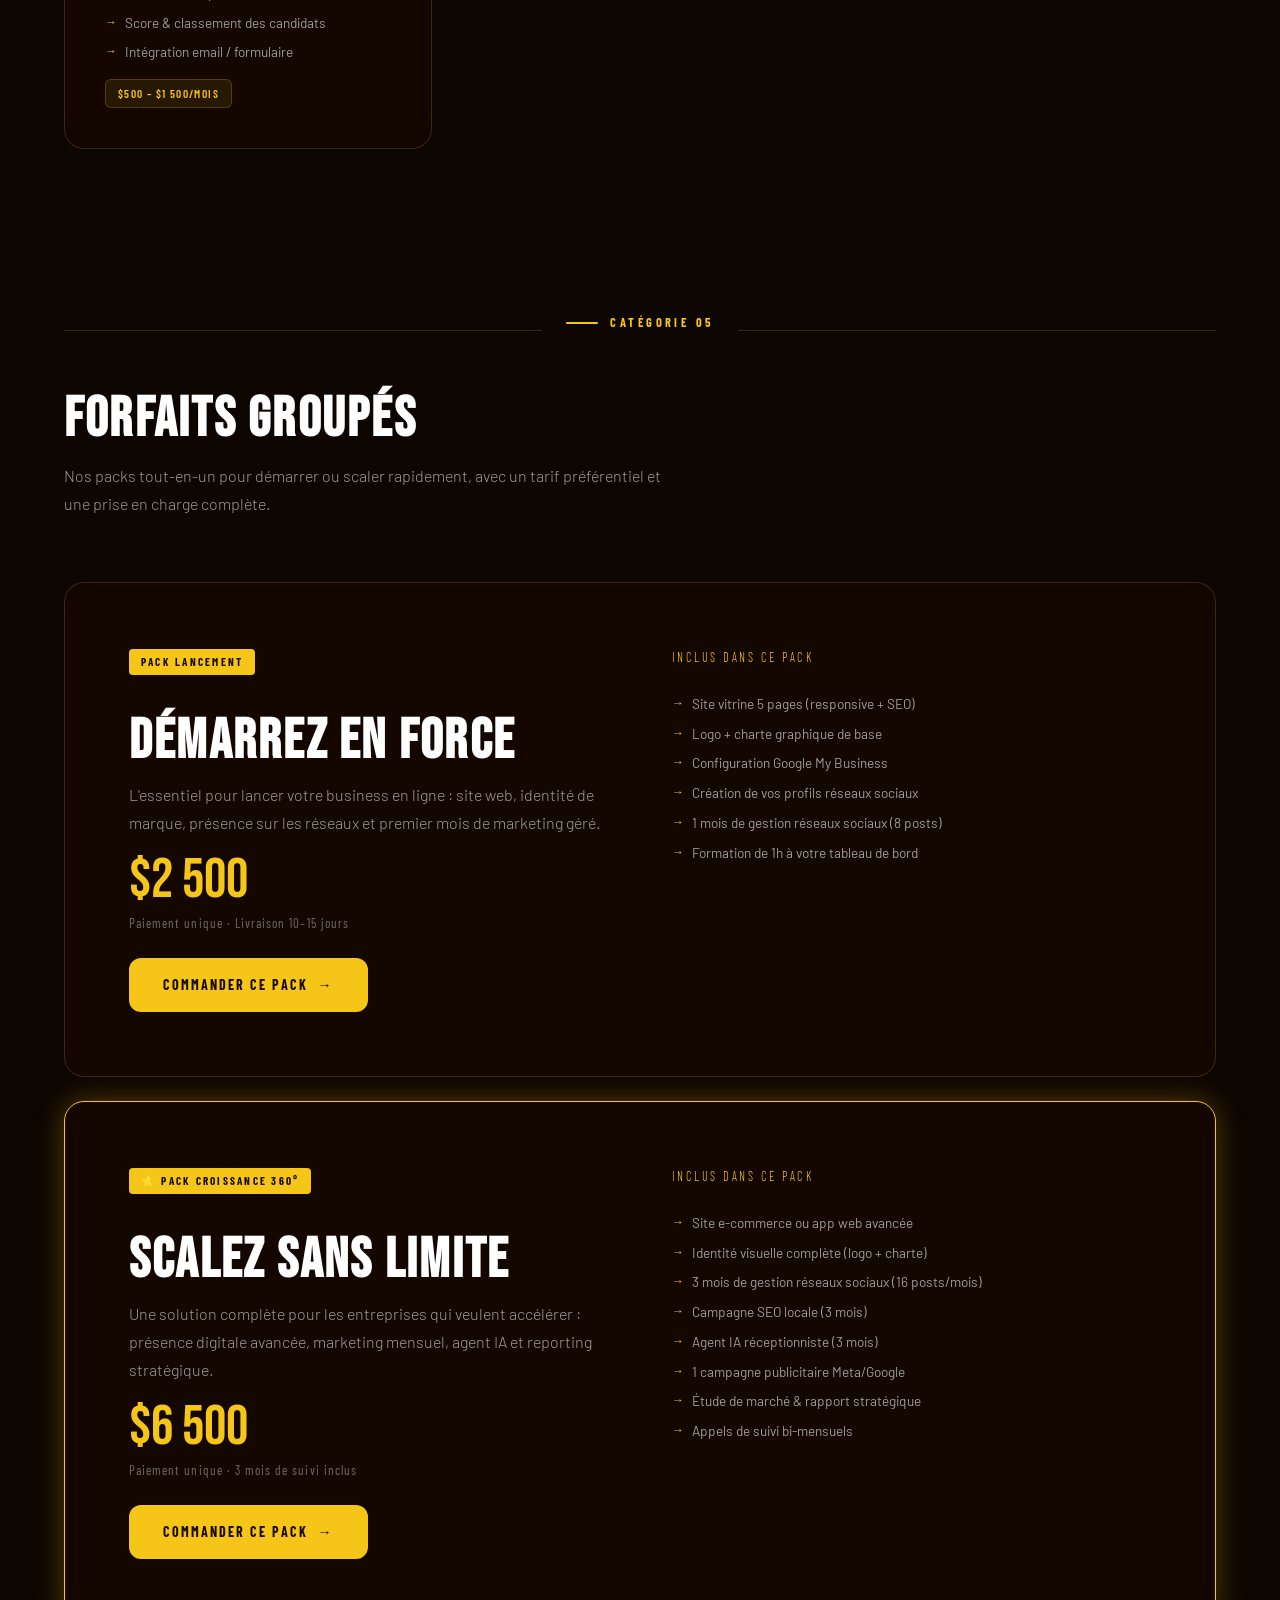
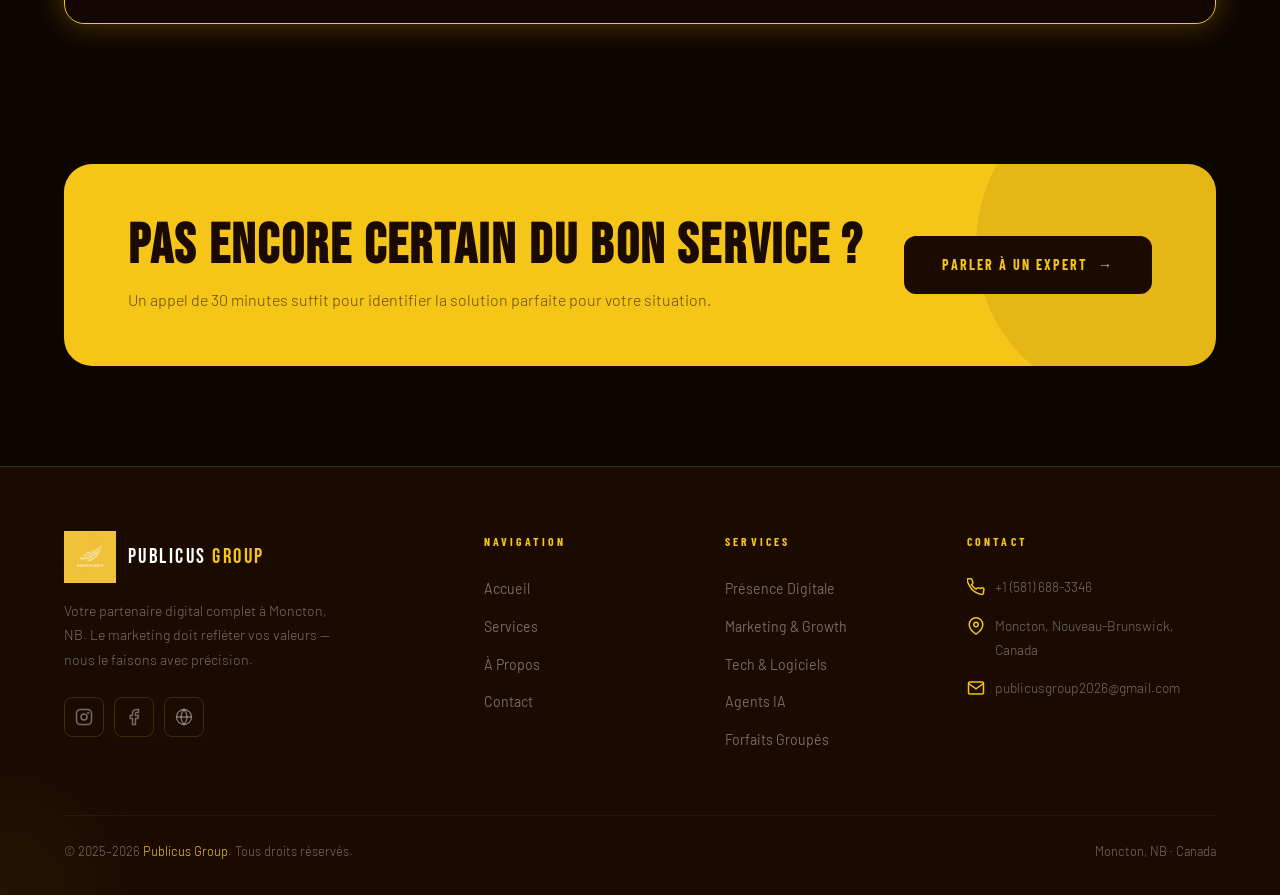
<file: services.html>
<!DOCTYPE html>
<html lang="fr">
<head>
  <meta charset="UTF-8" />
  <meta name="viewport" content="width=device-width, initial-scale=1.0" />

  <title>Services | Publicus Group — Stratégie Digitale & Solutions Sur Mesure</title>
  <meta name="description"
        content="Découvrez les 18 services de Publicus Group : présence digitale, marketing & croissance, tech & logiciels, agents IA et forfaits groupés. Qualité agence, prix accessibles." />
  <meta name="keywords"
        content="services digitaux Moncton, site web, SEO, marketing, agents IA, logiciels sur mesure, Publicus Group" />
  <meta name="author"  content="Publicus Group" />
  <meta name="robots"  content="index, follow" />

  <!-- Open Graph -->
  <meta property="og:title"       content="Services | Publicus Group — 18 Solutions Digitales" />
  <meta property="og:description" content="5 catégories, 18 solutions sur mesure pour propulser votre business. Présence digitale, marketing, tech, agents IA — Publicus Group, Moncton, NB." />
  <meta property="og:type"        content="website" />
  <meta property="og:url"         content="https://publicusgroup.mychariow.shop/services.html" />
  <meta property="og:image"       content="assets/logo.png" />

  <link rel="icon" type="image/png" href="assets/logo.png" />
  <link rel="preconnect" href="https://fonts.googleapis.com" />
  <link rel="preconnect" href="https://fonts.gstatic.com" crossorigin />
  <link href="https://fonts.googleapis.com/css2?family=Bebas+Neue&family=Barlow:wght@300;400;600;700&family=Barlow+Condensed:wght@400;600;700&display=swap" rel="stylesheet" />
  <link rel="stylesheet" href="style.css" />

  <style>
    /* ── Hero page intérieure ── */
    .hero-interieur-page {
      padding: calc(var(--hauteur-nav) + 80px) 0 80px;
      text-align: center;
    }

    .hero-interieur-page h1 { margin: 16px 0 20px; }

    .hero-interieur-page .sous-titre {
      font-size:   1.08rem;
      font-weight: 300;
      color:       var(--texte-attenue);
      max-width:   560px;
      margin:      0 auto 0;
      line-height: 1.85;
    }

    /* ── Grille de services étendue ── */
    .grille-services {
      display: grid;
      grid-template-columns: repeat(3, 1fr);
      gap: var(--espace-md);
    }

    /* ── Liste de features dans une carte ── */
    .feature-liste {
      list-style: none;
      margin: 16px 0;
      display: flex;
      flex-direction: column;
      gap: 8px;
    }

    .feature-liste li {
      font-size: 0.85rem;
      color: var(--texte-attenue);
      padding-left: 20px;
      position: relative;
    }

    .feature-liste li::before {
      content: '→';
      position: absolute;
      left: 0;
      color: var(--or);
      font-size: 0.75rem;
    }

    /* ── Carte service large (forfait) ── */
    .carte-forfait {
      background: var(--glass-bg);
      backdrop-filter: var(--glass-blur);
      -webkit-backdrop-filter: var(--glass-blur);
      border: 1px solid var(--glass-bordure);
      border-radius: var(--rayon-lg);
      padding: var(--espace-xl);
      display: grid;
      grid-template-columns: 1fr 1fr;
      gap: var(--espace-xl);
      align-items: start;
    }

    .carte-forfait.featured {
      border-color: var(--or);
      box-shadow: var(--ombre-or);
    }

    .forfait-badge {
      display: inline-block;
      background: var(--or);
      color: var(--sombre);
      font-family: var(--police-sub);
      font-size: 0.7rem;
      font-weight: 700;
      letter-spacing: 0.2em;
      text-transform: uppercase;
      padding: 4px 12px;
      border-radius: 4px;
      margin-bottom: var(--espace-md);
    }

    .forfait-prix {
      font-family: var(--police-titre);
      font-size: 3.5rem;
      color: var(--or);
      line-height: 1;
      margin: var(--espace-sm) 0 4px;
    }

    .forfait-prix-label {
      font-size: 0.82rem;
      color: var(--texte-leger);
      font-family: var(--police-sub);
      letter-spacing: 0.08em;
    }

    /* ── Séparateur de section ── */
    .separateur-section {
      display: flex;
      align-items: center;
      gap: var(--espace-md);
      margin: var(--espace-xl) 0 var(--espace-lg);
    }

    .separateur-section::before,
    .separateur-section::after {
      content: '';
      flex: 1;
      height: 1px;
      background: var(--glass-bordure);
    }

    @media (max-width: 900px) {
      .grille-services { grid-template-columns: 1fr; }
      .carte-forfait   { grid-template-columns: 1fr; }
    }
  </style>
</head>

<body>

  <!-- NAVIGATION -->
  <nav class="navbar" role="navigation" aria-label="Navigation principale">
    <div class="nav-interieur">
      <a href="index.html" class="nav-logo" aria-label="Publicus Group — Retour à l'accueil">
        <img src="assets/logo.png" alt="Publicus Group Logo" width="44" height="44" />
        <span class="nav-logo-texte">PUBLICUS <span>GROUP</span></span>
      </a>
      <ul class="nav-liens" role="list">
        <li><a href="index.html">Accueil</a></li>
        <li><a href="services.html">Services</a></li>
        <li><a href="a-propos.html">À Propos</a></li>
        <li><a href="contact.html">Contact</a></li>
      </ul>
      <a href="contact.html" class="btn-nav">Un appel suffit →</a>
      <button class="burger"
              aria-label="Ouvrir le menu de navigation"
              aria-expanded="false"
              aria-controls="menu-mobile">
        <span></span><span></span><span></span>
      </button>
    </div>
  </nav>

  <div class="menu-mobile" id="menu-mobile" role="dialog" aria-label="Menu de navigation mobile">
    <a href="index.html">Accueil</a>
    <a href="services.html">Services</a>
    <a href="a-propos.html">À Propos</a>
    <a href="contact.html">Contact</a>
    <a href="contact.html" class="btn-nav" style="margin-top:8px;">Un appel suffit →</a>
    <div class="menu-mobile-contact"><p>+1 (581) 688-3346</p></div>
  </div>


  <!-- HERO PAGE -->
  <section class="hero-interieur-page" aria-label="Titre de la page Services">
    <div class="container">
      <div class="revele">
        <span class="badge">Catalogue complet</span>
      </div>
      <h1 class="revele delai-1">
        Nos <em>Services</em>
      </h1>
      <p class="sous-titre revele delai-2">
        5 catégories. 18 solutions conçues pour couvrir l'intégralité
        de votre écosystème numérique — du premier site web à l'automatisation complète.
      </p>
    </div>
  </section>


  <!-- ═══════════════════════════════════════
       CATÉGORIE 01 — PRÉSENCE DIGITALE
       ═══════════════════════════════════════ -->
  <section id="presence-digitale" aria-label="Présence Digitale">
    <div class="container">
      <div class="entete-section revele">
        <span class="label-section">Catégorie 01</span>
        <h2>Présence Digitale</h2>
        <p style="margin-top: 12px; max-width: 600px;">
          Votre vitrine en ligne est votre premier commercial. Nous la construisons
          vite, bien, et optimisée pour convertir.
        </p>
      </div>

      <div class="grille-services">

        <article class="carte-glass revele delai-1">
          <span class="carte-numero" aria-hidden="true">01</span>
          <div class="icone-service">🖥️</div>
          <div class="ligne-or" style="margin: 16px 0 12px;"></div>
          <h3>Site Vitrine</h3>
          <p style="font-size:0.9rem; margin-top: 8px;">
            De la maquette à la mise en ligne en 5–10 jours. Design sur mesure,
            optimisé mobile et SEO, hébergement inclus.
          </p>
          <ul class="feature-liste">
            <li>Design personnalisé & responsive</li>
            <li>Formulaire de contact intégré</li>
            <li>Optimisation SEO on-page</li>
            <li>Livraison en 5 à 10 jours</li>
          </ul>
          <div style="display:flex; gap:8px; flex-wrap:wrap; margin-top: 16px;">
            <span class="tag">$1 500 – $3 500</span>
          </div>
        </article>

        <article class="carte-glass revele delai-2">
          <span class="carte-numero" aria-hidden="true">02</span>
          <div class="icone-service">🛒</div>
          <div class="ligne-or" style="margin: 16px 0 12px;"></div>
          <h3>E-Commerce</h3>
          <p style="font-size:0.9rem; margin-top: 8px;">
            Boutique en ligne complète avec catalogue produits, paiements sécurisés
            et tableau de bord de gestion des commandes.
          </p>
          <ul class="feature-liste">
            <li>Catalogue & gestion des produits</li>
            <li>Paiement en ligne sécurisé</li>
            <li>Gestion des commandes & stocks</li>
            <li>Intégration Stripe / PayPal</li>
          </ul>
          <div style="display:flex; gap:8px; flex-wrap:wrap; margin-top: 16px;">
            <span class="tag">$3 500 – $8 000</span>
          </div>
        </article>

        <article class="carte-glass revele delai-3">
          <span class="carte-numero" aria-hidden="true">03</span>
          <div class="icone-service">🎨</div>
          <div class="ligne-or" style="margin: 16px 0 12px;"></div>
          <h3>Identité Visuelle</h3>
          <p style="font-size:0.9rem; margin-top: 8px;">
            Logo, charte graphique, palette de couleurs et guidelines de marque.
            Une identité cohérente sur tous vos supports.
          </p>
          <ul class="feature-liste">
            <li>Logo & déclinaisons</li>
            <li>Charte graphique complète</li>
            <li>Fichiers sources fournis</li>
            <li>Guide d'utilisation de la marque</li>
          </ul>
          <div style="display:flex; gap:8px; flex-wrap:wrap; margin-top: 16px;">
            <span class="tag">$800 – $2 500</span>
          </div>
        </article>

      </div>
    </div>
  </section>


  <!-- ═══════════════════════════════════════
       CATÉGORIE 02 — MARKETING & CROISSANCE
       ═══════════════════════════════════════ -->
  <section id="marketing" aria-label="Marketing et Croissance" style="padding-top: 0;">
    <div class="container">
      <div class="separateur-section revele">
        <span class="label-section">Catégorie 02</span>
      </div>
      <div class="entete-section revele">
        <h2>Marketing & Croissance</h2>
        <p style="margin-top: 12px; max-width: 600px;">
          Visibilité, acquisition, fidélisation. Des stratégies data-driven
          pour des résultats mesurables dès les premières semaines.
        </p>
      </div>

      <div class="grille-services">

        <article class="carte-glass revele delai-1">
          <span class="carte-numero" aria-hidden="true">04</span>
          <div class="icone-service">🔍</div>
          <div class="ligne-or" style="margin: 16px 0 12px;"></div>
          <h3>SEO Local</h3>
          <p style="font-size:0.9rem; margin-top: 8px;">
            Positionnez-vous en première page Google pour vos mots-clés locaux.
            Audit, optimisation on-page & off-page, suivi mensuel.
          </p>
          <ul class="feature-liste">
            <li>Audit SEO complet</li>
            <li>Optimisation Google My Business</li>
            <li>Création de contenu SEO</li>
            <li>Rapport de performance mensuel</li>
          </ul>
          <div style="display:flex; gap:8px; flex-wrap:wrap; margin-top: 16px;">
            <span class="tag">$400 – $1 200/mois</span>
          </div>
        </article>

        <article class="carte-glass revele delai-2">
          <span class="carte-numero" aria-hidden="true">05</span>
          <div class="icone-service">📱</div>
          <div class="ligne-or" style="margin: 16px 0 12px;"></div>
          <h3>Gestion Réseaux Sociaux</h3>
          <p style="font-size:0.9rem; margin-top: 8px;">
            Stratégie éditoriale, création de contenu, planification et
            animation de communauté sur Instagram, Facebook, LinkedIn et TikTok.
          </p>
          <ul class="feature-liste">
            <li>Stratégie de contenu sur mesure</li>
            <li>12 à 20 posts/mois</li>
            <li>Stories & Reels</li>
            <li>Rapport d'engagement mensuel</li>
          </ul>
          <div style="display:flex; gap:8px; flex-wrap:wrap; margin-top: 16px;">
            <span class="tag">$600 – $2 000/mois</span>
          </div>
        </article>

        <article class="carte-glass revele delai-3">
          <span class="carte-numero" aria-hidden="true">06</span>
          <div class="icone-service">💰</div>
          <div class="ligne-or" style="margin: 16px 0 12px;"></div>
          <h3>Publicité Payante</h3>
          <p style="font-size:0.9rem; margin-top: 8px;">
            Campagnes Google Ads & Meta Ads ciblées, optimisées pour
            maximiser votre retour sur investissement.
          </p>
          <ul class="feature-liste">
            <li>Création & gestion des campagnes</li>
            <li>A/B testing des créatifs</li>
            <li>Ciblage audience avancé</li>
            <li>Optimisation continue du ROI</li>
          </ul>
          <div style="display:flex; gap:8px; flex-wrap:wrap; margin-top: 16px;">
            <span class="tag">$500 – $4 000/mois</span>
          </div>
        </article>

        <article class="carte-glass revele delai-4">
          <span class="carte-numero" aria-hidden="true">07</span>
          <div class="icone-service">🎬</div>
          <div class="ligne-or" style="margin: 16px 0 12px;"></div>
          <h3>Montage Vidéo</h3>
          <p style="font-size:0.9rem; margin-top: 8px;">
            Courts métrages publicitaires, Reels, témoignages clients et
            vidéos de présentation — montés et livrés en 48–72h.
          </p>
          <ul class="feature-liste">
            <li>Montage professionnel</li>
            <li>Sous-titres & animations</li>
            <li>Formats multi-plateformes</li>
            <li>Livrables en 48–72h</li>
          </ul>
          <div style="display:flex; gap:8px; flex-wrap:wrap; margin-top: 16px;">
            <span class="tag">$300 – $1 500/vidéo</span>
          </div>
        </article>

        <article class="carte-glass revele delai-5">
          <span class="carte-numero" aria-hidden="true">08</span>
          <div class="icone-service">📧</div>
          <div class="ligne-or" style="margin: 16px 0 12px;"></div>
          <h3>Email Marketing</h3>
          <p style="font-size:0.9rem; margin-top: 8px;">
            Séquences d'emails automatisées, newsletters et campagnes de
            réengagement pour fidéliser votre audience et générer des ventes.
          </p>
          <ul class="feature-liste">
            <li>Séquences d'onboarding</li>
            <li>Newsletters mensuelles</li>
            <li>Automation & segmentation</li>
            <li>Analyse des taux d'ouverture</li>
          </ul>
          <div style="display:flex; gap:8px; flex-wrap:wrap; margin-top: 16px;">
            <span class="tag">$400 – $1 500/mois</span>
          </div>
        </article>

        <article class="carte-glass revele delai-6">
          <span class="carte-numero" aria-hidden="true">09</span>
          <div class="icone-service">📊</div>
          <div class="ligne-or" style="margin: 16px 0 12px;"></div>
          <h3>Étude de Marché</h3>
          <p style="font-size:0.9rem; margin-top: 8px;">
            Analyse concurrentielle, identification des segments à haute valeur,
            et recommandations stratégiques pour positionner votre offre.
          </p>
          <ul class="feature-liste">
            <li>Analyse de la concurrence</li>
            <li>Identification des personas</li>
            <li>Rapport détaillé + recommandations</li>
            <li>Présentation exécutive</li>
          </ul>
          <div style="display:flex; gap:8px; flex-wrap:wrap; margin-top: 16px;">
            <span class="tag">$800 – $2 500</span>
          </div>
        </article>

      </div>
    </div>
  </section>


  <!-- ═══════════════════════════════════════
       CATÉGORIE 03 — TECH & LOGICIELS
       ═══════════════════════════════════════ -->
  <section id="tech" aria-label="Tech et Logiciels" style="padding-top: 0;">
    <div class="container">
      <div class="separateur-section revele">
        <span class="label-section">Catégorie 03</span>
      </div>
      <div class="entete-section revele">
        <h2>Tech & Logiciels</h2>
        <p style="margin-top: 12px; max-width: 600px;">
          Des outils numériques sur mesure pour automatiser vos processus
          et gagner en efficacité opérationnelle.
        </p>
      </div>

      <div class="grille-services">

        <article class="carte-glass revele delai-1">
          <span class="carte-numero" aria-hidden="true">10</span>
          <div class="icone-service">📦</div>
          <div class="ligne-or" style="margin: 16px 0 12px;"></div>
          <h3>Logiciel de Gestion Stocks</h3>
          <p style="font-size:0.9rem; margin-top: 8px;">
            Application web pour suivre vos entrées/sorties en temps réel,
            recevoir des alertes de réapprovisionnement et générer des rapports.
          </p>
          <ul class="feature-liste">
            <li>Interface intuitive & responsive</li>
            <li>Alertes de réapprovisionnement</li>
            <li>Export PDF / Excel</li>
            <li>Multi-utilisateurs</li>
          </ul>
          <div style="display:flex; gap:8px; flex-wrap:wrap; margin-top: 16px;">
            <span class="tag">$3 000 – $7 000</span>
          </div>
        </article>

        <article class="carte-glass revele delai-2">
          <span class="carte-numero" aria-hidden="true">11</span>
          <div class="icone-service">👥</div>
          <div class="ligne-or" style="margin: 16px 0 12px;"></div>
          <h3>RH & Planification</h3>
          <p style="font-size:0.9rem; margin-top: 8px;">
            Application de gestion des plannings, congés et profils employés.
            Simple, rapide à déployer, adapté aux PME.
          </p>
          <ul class="feature-liste">
            <li>Gestion des plannings</li>
            <li>Suivi des congés & absences</li>
            <li>Fiches employés</li>
            <li>Notifications automatiques</li>
          </ul>
          <div style="display:flex; gap:8px; flex-wrap:wrap; margin-top: 16px;">
            <span class="tag">$2 500 – $6 000</span>
          </div>
        </article>

        <article class="carte-glass revele delai-3">
          <span class="carte-numero" aria-hidden="true">12</span>
          <div class="icone-service">⚙️</div>
          <div class="ligne-or" style="margin: 16px 0 12px;"></div>
          <h3>App Web Sur Mesure</h3>
          <p style="font-size:0.9rem; margin-top: 8px;">
            Développement d'applications web entièrement personnalisées
            selon vos processus métier. De la conception au déploiement.
          </p>
          <ul class="feature-liste">
            <li>Analyse des besoins incluse</li>
            <li>Design UX/UI soigné</li>
            <li>Développement agile</li>
            <li>Formation & documentation</li>
          </ul>
          <div style="display:flex; gap:8px; flex-wrap:wrap; margin-top: 16px;">
            <span class="tag">$5 000 – $15 000</span>
          </div>
        </article>

      </div>
    </div>
  </section>


  <!-- ═══════════════════════════════════════
       CATÉGORIE 04 — AGENTS IA
       ═══════════════════════════════════════ -->
  <section id="agents-ia" aria-label="Agents IA" style="padding-top: 0;">
    <div class="container">
      <div class="separateur-section revele">
        <span class="label-section">Catégorie 04</span>
      </div>
      <div class="entete-section revele">
        <h2>Agents IA</h2>
        <p style="margin-top: 12px; max-width: 600px;">
          Automatisez vos interactions clients et vos opérations internes avec
          des agents conversationnels intelligents disponibles 24h/24, 7j/7.
        </p>
      </div>

      <div class="grille-services">

        <article class="carte-glass revele delai-1">
          <span class="carte-numero" aria-hidden="true">13</span>
          <div class="icone-service">🤖</div>
          <div class="ligne-or" style="margin: 16px 0 12px;"></div>
          <h3>Réceptionniste Virtuel</h3>
          <p style="font-size:0.9rem; margin-top: 8px;">
            Agent IA qui répond aux questions fréquentes, prend les rendez-vous
            et qualifie vos leads — sans interruption.
          </p>
          <ul class="feature-liste">
            <li>Disponible 24h/24, 7j/7</li>
            <li>Intégration site web & WhatsApp</li>
            <li>Qualification automatique des leads</li>
            <li>Tableau de bord de suivi</li>
          </ul>
          <div style="display:flex; gap:8px; flex-wrap:wrap; margin-top: 16px;">
            <span class="tag">$400 – $1 000/mois</span>
          </div>
        </article>

        <article class="carte-glass revele delai-2">
          <span class="carte-numero" aria-hidden="true">14</span>
          <div class="icone-service">🛍️</div>
          <div class="ligne-or" style="margin: 16px 0 12px;"></div>
          <h3>Agent Prise de Commandes</h3>
          <p style="font-size:0.9rem; margin-top: 8px;">
            Automatisez la prise de commandes par messagerie. L'agent guide
            le client, gère les options et confirme la commande.
          </p>
          <ul class="feature-liste">
            <li>Processus de commande guidé</li>
            <li>Intégration WhatsApp / Messenger</li>
            <li>Confirmation & suivi automatique</li>
            <li>Sync avec votre système de gestion</li>
          </ul>
          <div style="display:flex; gap:8px; flex-wrap:wrap; margin-top: 16px;">
            <span class="tag">$350 – $900/mois</span>
          </div>
        </article>

        <article class="carte-glass revele delai-3">
          <span class="carte-numero" aria-hidden="true">15</span>
          <div class="icone-service">💬</div>
          <div class="ligne-or" style="margin: 16px 0 12px;"></div>
          <h3>Support Client IA</h3>
          <p style="font-size:0.9rem; margin-top: 8px;">
            Résolvez jusqu'à 80% des demandes clients automatiquement.
            Escalade humaine uniquement pour les cas complexes.
          </p>
          <ul class="feature-liste">
            <li>FAQ dynamique & contextuelle</li>
            <li>Gestion des réclamations simples</li>
            <li>Escalade vers humain si nécessaire</li>
            <li>Rapports hebdomadaires</li>
          </ul>
          <div style="display:flex; gap:8px; flex-wrap:wrap; margin-top: 16px;">
            <span class="tag">$250 – $750/mois</span>
          </div>
        </article>

        <article class="carte-glass revele delai-4">
          <span class="carte-numero" aria-hidden="true">16</span>
          <div class="icone-service">🎯</div>
          <div class="ligne-or" style="margin: 16px 0 12px;"></div>
          <h3>Agent Recrutement</h3>
          <p style="font-size:0.9rem; margin-top: 8px;">
            Premier filtre de vos candidatures : l'agent pose les questions clés,
            évalue les profils et vous livre un shortlist qualifié.
          </p>
          <ul class="feature-liste">
            <li>Présélection automatisée</li>
            <li>Questionnaire personnalisé</li>
            <li>Score & classement des candidats</li>
            <li>Intégration email / formulaire</li>
          </ul>
          <div style="display:flex; gap:8px; flex-wrap:wrap; margin-top: 16px;">
            <span class="tag">$500 – $1 500/mois</span>
          </div>
        </article>

      </div>
    </div>
  </section>


  <!-- ═══════════════════════════════════════
       CATÉGORIE 05 — FORFAITS GROUPÉS
       ═══════════════════════════════════════ -->
  <section id="forfaits" aria-label="Forfaits Groupés" style="padding-top: 0;">
    <div class="container">
      <div class="separateur-section revele">
        <span class="label-section">Catégorie 05</span>
      </div>
      <div class="entete-section revele">
        <h2>Forfaits Groupés</h2>
        <p style="margin-top: 12px; max-width: 600px;">
          Nos packs tout-en-un pour démarrer ou scaler rapidement,
          avec un tarif préférentiel et une prise en charge complète.
        </p>
      </div>

      <div style="display:flex; flex-direction:column; gap: var(--espace-md);">

        <!-- Pack Lancement -->
        <div class="carte-forfait revele">
          <div>
            <span class="forfait-badge">Pack Lancement</span>
            <h2 style="margin: 12px 0 8px;">Démarrez en force</h2>
            <p>
              L'essentiel pour lancer votre business en ligne : site web,
              identité de marque, présence sur les réseaux et premier
              mois de marketing géré.
            </p>
            <div class="forfait-prix">$2 500</div>
            <div class="forfait-prix-label">Paiement unique · Livraison 10–15 jours</div>
            <div style="margin-top: var(--espace-md);">
              <a href="contact.html" class="btn btn-primaire">
                Commander ce pack <span class="fleche">→</span>
              </a>
            </div>
          </div>
          <div>
            <p style="font-family: var(--police-sub); font-size: 0.78rem; letter-spacing: 0.2em; color: var(--or); margin-bottom: var(--espace-md); text-transform: uppercase;">Inclus dans ce pack</p>
            <ul class="feature-liste">
              <li>Site vitrine 5 pages (responsive + SEO)</li>
              <li>Logo + charte graphique de base</li>
              <li>Configuration Google My Business</li>
              <li>Création de vos profils réseaux sociaux</li>
              <li>1 mois de gestion réseaux sociaux (8 posts)</li>
              <li>Formation de 1h à votre tableau de bord</li>
            </ul>
          </div>
        </div>

        <!-- Pack Croissance -->
        <div class="carte-forfait featured revele">
          <div>
            <span class="forfait-badge">⭐ Pack Croissance 360°</span>
            <h2 style="margin: 12px 0 8px;">Scalez sans limite</h2>
            <p>
              Une solution complète pour les entreprises qui veulent
              accélérer : présence digitale avancée, marketing mensuel,
              agent IA et reporting stratégique.
            </p>
            <div class="forfait-prix">$6 500</div>
            <div class="forfait-prix-label">Paiement unique · 3 mois de suivi inclus</div>
            <div style="margin-top: var(--espace-md);">
              <a href="contact.html" class="btn btn-primaire">
                Commander ce pack <span class="fleche">→</span>
              </a>
            </div>
          </div>
          <div>
            <p style="font-family: var(--police-sub); font-size: 0.78rem; letter-spacing: 0.2em; color: var(--or); margin-bottom: var(--espace-md); text-transform: uppercase;">Inclus dans ce pack</p>
            <ul class="feature-liste">
              <li>Site e-commerce ou app web avancée</li>
              <li>Identité visuelle complète (logo + charte)</li>
              <li>3 mois de gestion réseaux sociaux (16 posts/mois)</li>
              <li>Campagne SEO locale (3 mois)</li>
              <li>Agent IA réceptionniste (3 mois)</li>
              <li>1 campagne publicitaire Meta/Google</li>
              <li>Étude de marché & rapport stratégique</li>
              <li>Appels de suivi bi-mensuels</li>
            </ul>
          </div>
        </div>

      </div>
    </div>
  </section>


  <!-- CTA FINAL -->
  <section style="padding-top: var(--espace-lg);">
    <div class="container">
      <div class="banniere-cta-services revele" style="background: var(--or); border-radius: var(--rayon-xl); padding: 52px var(--espace-xl); display:grid; grid-template-columns: 1fr auto; align-items:center; gap: var(--espace-lg); position:relative; overflow:hidden;">
        <div style="position:absolute; right:-80px; top:-80px; width:320px; height:320px; border-radius:50%; background:rgba(0,0,0,0.07);"></div>
        <div>
          <h2 style="color: var(--sombre);">Pas encore certain du bon service ?</h2>
          <p style="color: rgba(26, 10, 0, 0.65); margin-top: 8px;">Un appel de 30 minutes suffit pour identifier la solution parfaite pour votre situation.</p>
        </div>
        <a href="contact.html" class="btn btn-sombre">
          Parler à un expert <span class="fleche">→</span>
        </a>
      </div>
    </div>
  </section>


  <!-- FOOTER -->
  <footer role="contentinfo">
    <div class="container">
      <div class="footer-grille">
        <div>
          <a href="index.html">
            <div class="footer-logo">
              <img src="assets/logo.png" alt="Logo Publicus Group" width="52" height="52" />
              <span class="footer-logo-texte">PUBLICUS <span>GROUP</span></span>
            </div>
          </a>
          <p class="footer-desc">
            Votre partenaire digital complet à Moncton, NB. Le marketing
            doit refléter vos valeurs — nous le faisons avec précision.
          </p>
          <div class="footer-reseaux">
            <a href="https://www.instagram.com/publicus_group" class="btn-reseau" aria-label="Instagram" target="_blank" rel="noopener noreferrer">
              <svg width="18" height="18" viewBox="0 0 24 24" fill="none" stroke="currentColor" stroke-width="2">
                <rect x="2" y="2" width="20" height="20" rx="5"/>
                <circle cx="12" cy="12" r="4"/>
                <circle cx="17.5" cy="6.5" r="1.5" fill="currentColor" stroke="none"/>
              </svg>
            </a>
            <a href="https://www.facebook.com/share/1AqqKRNQzz/" class="btn-reseau" aria-label="Facebook" target="_blank" rel="noopener noreferrer">
              <svg width="18" height="18" viewBox="0 0 24 24" fill="none" stroke="currentColor" stroke-width="2">
                <path d="M18 2h-3a5 5 0 00-5 5v3H7v4h3v8h4v-8h3l1-4h-4V7a1 1 0 011-1h3z"/>
              </svg>
            </a>
            <a href="https://publicusgroup.mychariow.shop" class="btn-reseau" aria-label="Boutique" target="_blank" rel="noopener noreferrer">
              <svg width="18" height="18" viewBox="0 0 24 24" fill="none" stroke="currentColor" stroke-width="2">
                <circle cx="12" cy="12" r="10"/>
                <line x1="2" y1="12" x2="22" y2="12"/>
                <path d="M12 2a15.3 15.3 0 014 10 15.3 15.3 0 01-4 10 15.3 15.3 0 01-4-10 15.3 15.3 0 014-10z"/>
              </svg>
            </a>
          </div>
        </div>
        <div>
          <p class="footer-col-titre">Navigation</p>
          <ul class="footer-liens" role="list">
            <li><a href="index.html">Accueil</a></li>
            <li><a href="services.html">Services</a></li>
            <li><a href="a-propos.html">À Propos</a></li>
            <li><a href="contact.html">Contact</a></li>
          </ul>
        </div>
        <div>
          <p class="footer-col-titre">Services</p>
          <ul class="footer-liens" role="list">
            <li><a href="services.html#presence-digitale">Présence Digitale</a></li>
            <li><a href="services.html#marketing">Marketing & Growth</a></li>
            <li><a href="services.html#tech">Tech & Logiciels</a></li>
            <li><a href="services.html#agents-ia">Agents IA</a></li>
            <li><a href="services.html#forfaits">Forfaits Groupés</a></li>
          </ul>
        </div>
        <div>
          <p class="footer-col-titre">Contact</p>
          <div class="footer-contact-item">
            <svg viewBox="0 0 24 24" fill="none" stroke="currentColor" stroke-width="2">
              <path d="M22 16.92v3a2 2 0 01-2.18 2 19.79 19.79 0 01-8.63-3.07A19.5 19.5 0 013.07 9.81a19.79 19.79 0 01-3.07-8.67A2 2 0 012 1h3a2 2 0 012 1.72 12.84 12.84 0 00.7 2.81 2 2 0 01-.45 2.11L6.09 8.91a16 16 0 006 6l1.27-1.27a2 2 0 012.11-.45 12.84 12.84 0 002.81.7A2 2 0 0122 16.92z"/>
            </svg>
            <p>+1 (581) 688-3346</p>
          </div>
          <div class="footer-contact-item">
            <svg viewBox="0 0 24 24" fill="none" stroke="currentColor" stroke-width="2">
              <path d="M21 10c0 7-9 13-9 13s-9-6-9-13a9 9 0 0118 0z"/>
              <circle cx="12" cy="10" r="3"/>
            </svg>
            <p>Moncton, Nouveau-Brunswick, Canada</p>
          </div>
          <div class="footer-contact-item">
            <svg viewBox="0 0 24 24" fill="none" stroke="currentColor" stroke-width="2">
              <path d="M4 4h16c1.1 0 2 .9 2 2v12c0 1.1-.9 2-2 2H4c-1.1 0-2-.9-2-2V6c0-1.1.9-2 2-2z"/>
              <polyline points="22,6 12,13 2,6"/>
            </svg>
            <p>publicusgroup2026@gmail.com</p>
          </div>
        </div>
      </div>
      <div class="footer-bas">
        <p>© 2025–2026 <a href="index.html">Publicus Group</a>. Tous droits réservés.</p>
        <p>Moncton, NB · Canada</p>
      </div>
    </div>
  </footer>

  <script src="script.js"></script>
</body>
</html>
</file>
<file: style.css>
/* ================================================================
   PUBLICUS GROUP — style.css
   Fichier CSS Unique · Partagé par les 4 pages HTML
   ----------------------------------------------------------------
   TABLE DES MATIÈRES :
   1.  Variables CSS (:root)
   2.  Reset & Base
   3.  Fond animé (Animated Background)
   4.  Typographie
   5.  Utilitaires (containers, grilles, badges…)
   6.  Boutons
   7.  Carte Glassmorphism
   8.  Navigation (Header fixe + Burger)
   9.  Footer
   10. Animations Scroll (Reveal)
   11. Formulaire
   12. Responsive (Media Queries)
   ================================================================ */


/* ================================================================
   1. VARIABLES CSS — Charte officielle Publicus Group
      Modifier ces valeurs pour changer TOUT le site d'un coup.
   ================================================================ */

:root {

  /* ── Palette de couleurs ── */
  --or:            #F5C518;   /* Or signature — couleur principale */
  --or-fonce:      #C9A200;   /* Or foncé — hover, accents */
  --or-glow:       rgba(245, 197, 24, 0.30);  /* Lueur dorée */
  --or-subtil:     rgba(245, 197, 24, 0.08);  /* Fond doré très léger */
  --or-bordure:    rgba(245, 197, 24, 0.20);  /* Bordure dorée */

  --noir:          #0D0500;   /* Noir absolu — fond principal */
  --sombre:        #1A0A00;   /* Brun-noir — fond secondaire */
  --sombre-2:      #2A1500;   /* Brun-noir moyen — cartes */
  --sombre-3:      #3A2010;   /* Brun-noir clair — éléments */

  --blanc:         #FFFFFF;   /* Blanc pur */
  --blanc-chaud:   #FFF8E1;   /* Blanc légèrement doré */
  --texte-attenue: rgba(255, 255, 255, 0.60);  /* Texte secondaire */
  --texte-leger:   rgba(255, 255, 255, 0.40);  /* Texte très secondaire */

  --rouge-alerte:  #E74C3C;   /* Rouge — erreurs formulaire uniquement */

  /* ── Glassmorphism ── */
  --glass-bg:      rgba(26, 10, 0, 0.55);
  --glass-bordure: rgba(245, 197, 24, 0.18);
  --glass-blur:    blur(18px);

  /* ── Typographie ── */
  --police-titre:  'Bebas Neue', sans-serif;       /* Titres imposants */
  --police-sub:    'Barlow Condensed', sans-serif; /* Sous-titres, labels */
  --police-corps:  'Barlow', sans-serif;           /* Texte courant */

  /* ── Espacement modulaire ── */
  --espace-xs:     8px;
  --espace-sm:     16px;
  --espace-md:     24px;
  --espace-lg:     40px;
  --espace-xl:     64px;
  --espace-2xl:    100px;

  /* ── Hauteur de la navbar ── */
  --hauteur-nav:   72px;

  /* ── Rayons de bordure ── */
  --rayon:         12px;
  --rayon-lg:      20px;
  --rayon-xl:      28px;

  /* ── Transitions ── */
  --transition-rapide:  0.2s ease;
  --transition-mid:     0.4s cubic-bezier(0.25, 0.46, 0.45, 0.94);
  --transition-lente:   0.7s cubic-bezier(0.25, 0.46, 0.45, 0.94);

  /* ── Ombres ── */
  --ombre-card:    0 8px 32px rgba(0, 0, 0, 0.45);
  --ombre-forte:   0 20px 60px rgba(0, 0, 0, 0.55);
  --ombre-or:      0 0 30px var(--or-glow);

}


/* ================================================================
   2. RESET & BASE
      Supprime les styles par défaut des navigateurs
   ================================================================ */

*,
*::before,
*::after {
  box-sizing: border-box;  /* Inclut padding/border dans la taille */
  margin:     0;
  padding:    0;
}

html {
  font-size:       16px;
  scroll-behavior: smooth;  /* Défilement doux pour les ancres */
}

body {
  font-family:  var(--police-corps);
  background:   var(--noir);
  color:        var(--blanc);
  min-height:   100vh;
  overflow-x:   hidden;   /* Pas de scroll horizontal */
  line-height:  1.6;
  -webkit-font-smoothing: antialiased;  /* Texte plus lisse sur macOS */
}

img {
  max-width: 100%;
  display:   block;
}

a {
  text-decoration: none;
  color:           inherit;
  transition:      var(--transition-rapide);
}

ul { list-style: none; }

/* Focus visible pour l'accessibilité clavier */
:focus-visible {
  outline:        2px solid var(--or);
  outline-offset: 3px;
}


/* ================================================================
   3. FOND ANIMÉ
      Dégradés radials subtils + grille géométrique en arrière-plan
   ================================================================ */

/* Couche 1 : Dégradés de lumière animés */
body::before {
  content:    '';
  position:   fixed;
  inset:      0;
  z-index:    -2;
  background:
    radial-gradient(ellipse 80% 55% at 15% 15%,  rgba(245, 197, 24, 0.11) 0%, transparent 60%),
    radial-gradient(ellipse 60% 45% at 85% 85%,  rgba(201, 162, 0,  0.07) 0%, transparent 55%),
    radial-gradient(ellipse 50% 40% at 50% 50%,  rgba(26,  10,  0,  0.60) 0%, transparent 80%),
    var(--noir);
  animation:  fondPulse 14s ease-in-out infinite alternate;
}

/* Couche 2 : Grille géométrique très subtile */
body::after {
  content:  '';
  position: fixed;
  inset:    0;
  z-index:  -1;
  background-image:
    repeating-linear-gradient(
      0deg,
      transparent,
      transparent 44px,
      rgba(245, 197, 24, 0.014) 44px,
      rgba(245, 197, 24, 0.014) 45px
    ),
    repeating-linear-gradient(
      90deg,
      transparent,
      transparent 64px,
      rgba(245, 197, 24, 0.011) 64px,
      rgba(245, 197, 24, 0.011) 65px
    );
  pointer-events: none;  /* La grille ne bloque pas les clics */
}

@keyframes fondPulse {
  0%   { opacity: 1;    transform: scale(1);    }
  50%  { opacity: 0.82; transform: scale(1.025); }
  100% { opacity: 1;    transform: scale(1);    }
}


/* ================================================================
   4. TYPOGRAPHIE
      Hiérarchie claire : h1 → h4 + classes utilitaires
   ================================================================ */

h1 {
  font-family: var(--police-titre);
  font-size:   clamp(3.2rem, 8vw, 6.5rem);  /* Fluide : s'adapte à l'écran */
  line-height: 1.05;
  letter-spacing: 0.02em;
  color:       var(--blanc);
}

h2 {
  font-family: var(--police-titre);
  font-size:   clamp(2rem, 5vw, 3.5rem);
  line-height: 1.1;
  letter-spacing: 0.04em;
  color:       var(--blanc);
}

h3 {
  font-family:    var(--police-sub);
  font-size:      clamp(1rem, 2.5vw, 1.3rem);
  font-weight:    700;
  letter-spacing: 0.08em;
  text-transform: uppercase;
  color:          var(--or);
}

h4 {
  font-family:    var(--police-sub);
  font-size:      0.95rem;
  font-weight:    600;
  letter-spacing: 0.06em;
  color:          var(--blanc);
}

p {
  font-weight: 300;
  color:       var(--texte-attenue);
  line-height: 1.75;
}

/* Texte doré */
.texte-or { color: var(--or); }

/* Texte atténué */
.texte-attenue { color: var(--texte-attenue); }

/* Emphase en blanc */
strong { color: var(--blanc); font-weight: 600; }

/* Italique décoratif */
em {
  font-style: normal;
  color:      var(--or);
}


/* ================================================================
   5. UTILITAIRES
      Containers, grilles, sections, badges, séparateurs…
   ================================================================ */

/* ── Container principal ── */
.container {
  max-width: 1200px;
  margin:    0 auto;
  padding:   0 var(--espace-md);
}

/* ── Container large ── */
.container-large {
  max-width: 1400px;
  margin:    0 auto;
  padding:   0 var(--espace-md);
}

/* ── Section standard ── */
section {
  padding: var(--espace-2xl) 0;
  position: relative;
}

/* ── Grilles CSS ── */
.grille-2 { display: grid; grid-template-columns: 1fr 1fr;        gap: var(--espace-md); }
.grille-3 { display: grid; grid-template-columns: repeat(3, 1fr); gap: var(--espace-md); }
.grille-4 { display: grid; grid-template-columns: repeat(4, 1fr); gap: var(--espace-sm); }

/* ── Centrer le texte ── */
.centre { text-align: center; }

/* ── En-tête de section (label + titre) ── */
.entete-section {
  margin-bottom: var(--espace-xl);
}

.entete-section.centre {
  max-width:  620px;
  margin-left:  auto;
  margin-right: auto;
}

/* ── Label de section (petite ligne + texte doré) ── */
.label-section {
  display:     inline-flex;
  align-items: center;
  gap:         12px;
  font-family:    var(--police-sub);
  font-size:      0.78rem;
  font-weight:    700;
  letter-spacing: 0.28em;
  text-transform: uppercase;
  color:          var(--or);
  margin-bottom:  var(--espace-sm);
}

/* Trait décoratif avant le label */
.label-section::before {
  content:       '';
  display:       block;
  width:         32px;
  height:        2px;
  background:    var(--or);
  border-radius: 2px;
  flex-shrink:   0;
}

/* ── Badge arrondi ── */
.badge {
  display:     inline-flex;
  align-items: center;
  gap:         8px;
  background:  var(--or-subtil);
  border:      1px solid rgba(245, 197, 24, 0.28);
  border-radius: 100px;
  padding:     6px 16px;

  font-family:    var(--police-sub);
  font-size:      0.76rem;
  font-weight:    600;
  letter-spacing: 0.15em;
  text-transform: uppercase;
  color:          var(--or);
}

/* Point pulsant dans le badge */
.badge::before {
  content:       '';
  width:         7px;
  height:        7px;
  border-radius: 50%;
  background:    var(--or);
  animation:     pointPulse 2s ease-in-out infinite;
  flex-shrink:   0;
}

@keyframes pointPulse {
  0%, 100% { opacity: 1;   transform: scale(1);   }
  50%       { opacity: 0.3; transform: scale(0.65); }
}

/* ── Tag (étiquette compacte) ── */
.tag {
  display:     inline-block;
  background:  rgba(245, 197, 24, 0.09);
  border:      1px solid rgba(245, 197, 24, 0.22);
  border-radius: 6px;
  padding:     4px 12px;

  font-family:    var(--police-sub);
  font-size:      0.72rem;
  font-weight:    600;
  letter-spacing: 0.12em;
  text-transform: uppercase;
  color:          var(--or);
}

/* ── Bloc stat (grand chiffre + label) ── */
.bloc-stat { text-align: center; }

.stat-chiffre {
  display:     block;
  font-family: var(--police-titre);
  font-size:   clamp(2.5rem, 5vw, 4rem);
  color:       var(--or);
  line-height: 1;
}

.stat-label {
  display:        block;
  font-family:    var(--police-sub);
  font-size:      0.8rem;
  letter-spacing: 0.15em;
  text-transform: uppercase;
  color:          rgba(245, 197, 24, 0.55);
  margin-top:     6px;
}

/* ── Séparateur diamant ── */
.separateur {
  display:     flex;
  align-items: center;
  gap:         16px;
  margin:      var(--espace-lg) 0;
}

.separateur::before,
.separateur::after {
  content:    '';
  flex:       1;
  height:     1px;
  background: var(--glass-bordure);
}

.separateur-losange {
  width:      8px;
  height:     8px;
  background: var(--or);
  transform:  rotate(45deg);
  flex-shrink: 0;
}

/* ── Ligne dorée ── */
.ligne-or {
  width:         48px;
  height:        2px;
  background:    var(--or);
  border-radius: 2px;
  margin:        var(--espace-sm) 0;
  transition:    width var(--transition-mid);
}


/* ================================================================
   6. BOUTONS
      Système de boutons cohérent et accessible
   ================================================================ */

/* Base commune à tous les boutons */
.btn {
  display:     inline-flex;
  align-items: center;
  gap:         10px;

  font-family:    var(--police-sub);
  font-weight:    700;
  font-size:      0.88rem;
  letter-spacing: 0.14em;
  text-transform: uppercase;
  white-space:    nowrap;

  border:        2px solid transparent;
  border-radius: var(--rayon);
  padding:       14px 32px;
  cursor:        pointer;
  transition:    var(--transition-mid);
  position:      relative;
  overflow:      hidden;
}

/* Flèche animée au hover */
.btn .fleche {
  display:    inline-block;
  transition: transform var(--transition-rapide);
}

.btn:hover .fleche { transform: translateX(5px); }

/* ── Bouton primaire (doré) ── */
.btn-primaire {
  background:   var(--or);
  color:        var(--sombre);
  border-color: var(--or);
}

.btn-primaire:hover {
  background:   transparent;
  color:        var(--or);
  box-shadow:   var(--ombre-or), var(--ombre-card);
  transform:    translateY(-2px);
}

/* ── Bouton contour (transparent + bordure) ── */
.btn-contour {
  background:   transparent;
  color:        var(--blanc);
  border-color: rgba(255, 255, 255, 0.28);
}

.btn-contour:hover {
  border-color: var(--or);
  color:        var(--or);
  transform:    translateY(-2px);
}

/* ── Bouton sombre (pour fond doré) ── */
.btn-sombre {
  background:   var(--sombre);
  color:        var(--or);
  border-color: var(--sombre);
  padding:      16px 36px;
}

.btn-sombre:hover {
  background:   transparent;
  border-color: var(--sombre);
  color:        var(--sombre);
  transform:    translateY(-2px);
}

/* ── Bouton de navigation ── */
.btn-nav {
  font-family:    var(--police-sub);
  font-size:      0.8rem;
  font-weight:    700;
  letter-spacing: 0.14em;
  text-transform: uppercase;
  background:   var(--or);
  color:        var(--sombre);
  border:       2px solid var(--or);
  border-radius: 8px;
  padding:      9px 20px;
  cursor:       pointer;
  transition:   var(--transition-rapide);
}

.btn-nav:hover {
  background:   transparent;
  color:        var(--or);
  box-shadow:   0 0 18px var(--or-glow);
}


/* ================================================================
   7. CARTE GLASSMORPHISM
      Composant réutilisable sur toutes les pages
   ================================================================ */

.carte-glass {
  background:     var(--glass-bg);
  backdrop-filter:          var(--glass-blur);
  -webkit-backdrop-filter:  var(--glass-blur);
  border:         1px solid var(--glass-bordure);
  border-radius:  var(--rayon-lg);
  padding:        var(--espace-lg);
  position:       relative;
  overflow:       hidden;
  transition:     var(--transition-mid);
}

/* Reflet lumineux en haut de la carte (au hover) */
.carte-glass::before {
  content:    '';
  position:   absolute;
  top:        0;
  left:       0;
  right:      0;
  height:     2px;
  background: linear-gradient(90deg, transparent, var(--or), transparent);
  opacity:    0;
  transition: opacity var(--transition-mid);
}

/* Lueur de fond au hover */
.carte-glass::after {
  content:    '';
  position:   absolute;
  inset:      0;
  background: radial-gradient(ellipse 80% 60% at 50% 0%, rgba(245,197,24,0.04) 0%, transparent 70%);
  opacity:    0;
  transition: opacity var(--transition-mid);
  pointer-events: none;
}

.carte-glass:hover {
  border-color: rgba(245, 197, 24, 0.42);
  transform:    translateY(-6px);
  box-shadow:   var(--ombre-forte), 0 0 40px var(--or-subtil);
}

.carte-glass:hover::before,
.carte-glass:hover::after { opacity: 1; }

/* La ligne dorée s'élargit au hover */
.carte-glass:hover .ligne-or { width: 72px; }

/* Numéro décoratif en fond de carte */
.carte-numero {
  position:    absolute;
  top:         12px;
  right:       20px;
  font-family: var(--police-titre);
  font-size:   3.8rem;
  color:       rgba(245, 197, 24, 0.10);
  line-height: 1;
  transition:  color var(--transition-mid);
  user-select: none;
}

.carte-glass:hover .carte-numero {
  color: rgba(245, 197, 24, 0.20);
}

/* Icône de service (carré doré) */
.icone-service {
  width:         52px;
  height:        52px;
  border-radius: 12px;
  background:    var(--or-subtil);
  border:        1px solid rgba(245, 197, 24, 0.22);
  display:       flex;
  align-items:   center;
  justify-content: center;
  font-size:     1.4rem;
  transition:    var(--transition-mid);
  flex-shrink:   0;
}

.carte-glass:hover .icone-service {
  background: var(--or);
  border-color: var(--or);
  transform: scale(1.05);
}


/* ================================================================
   8. NAVIGATION — Header fixe avec Burger menu mobile
   ================================================================ */

/* ── Structure principale de la navbar ── */
.navbar {
  position:   fixed;
  top:        0;
  left:       0;
  right:      0;
  height:     var(--hauteur-nav);
  z-index:    1000;  /* Toujours au-dessus du contenu */
  transition: background var(--transition-mid), border-color var(--transition-mid), box-shadow var(--transition-mid);
  padding:    0 var(--espace-lg);
}

/* Quand l'utilisateur scrolle, la navbar devient opaque avec flou */
.navbar.scrollee {
  background:         rgba(13, 5, 0, 0.88);
  backdrop-filter:          var(--glass-blur);
  -webkit-backdrop-filter:  var(--glass-blur);
  border-bottom:      1px solid var(--glass-bordure);
  box-shadow:         0 8px 40px rgba(0, 0, 0, 0.45);
}

/* ── Contenu interne de la navbar ── */
.nav-interieur {
  height:          100%;
  display:         flex;
  align-items:     center;
  justify-content: space-between;
  max-width:       1300px;
  margin:          0 auto;
}

/* ── Logo dans la navbar ── */
.nav-logo {
  display:     flex;
  align-items: center;
  gap:         12px;
  text-decoration: none;
  flex-shrink: 0;
}

/* Image du logo */
.nav-logo img {
  height:     44px;
  width:      44px;
  object-fit: contain;
  filter:     drop-shadow(0 0 8px var(--or-glow));
  transition: filter var(--transition-rapide), transform var(--transition-rapide);
}

.nav-logo:hover img {
  filter:    drop-shadow(0 0 16px var(--or-glow));
  transform: scale(1.06);
}

/* Texte du logo */
.nav-logo-texte {
  font-family:    var(--police-titre);
  font-size:      1.45rem;
  letter-spacing: 0.12em;
  color:          var(--blanc);
  line-height:    1;
}

/* "GROUP" en doré */
.nav-logo-texte span { color: var(--or); }

/* ── Liens de navigation (desktop) ── */
.nav-liens {
  display:     flex;
  align-items: center;
  gap:         4px;
}

.nav-liens a {
  font-family:    var(--police-sub);
  font-size:      0.82rem;
  font-weight:    600;
  letter-spacing: 0.14em;
  text-transform: uppercase;
  color:          var(--texte-attenue);
  padding:        8px 16px;
  border-radius:  6px;
  position:       relative;
  transition:     color var(--transition-rapide);
}

/* Soulignement animé sous le lien */
.nav-liens a::after {
  content:       '';
  position:      absolute;
  bottom:        4px;
  left:          50%;
  transform:     translateX(-50%);
  width:         0;
  height:        2px;
  background:    var(--or);
  border-radius: 2px;
  transition:    width var(--transition-rapide);
}

.nav-liens a:hover,
.nav-liens a.actif {
  color: var(--or);
}

/* Le soulignement apparaît au hover ou sur la page active */
.nav-liens a:hover::after,
.nav-liens a.actif::after {
  width: calc(100% - 32px);
}

/* ── Bouton burger (mobile uniquement) ── */
.burger {
  display:    none;   /* Caché sur desktop */
  flex-direction: column;
  gap:        5px;
  cursor:     pointer;
  padding:    6px;
  border:     none;
  background: none;
  z-index:    1100;   /* Au-dessus du menu mobile */
}

/* Les 3 traits du burger */
.burger span {
  display:          block;
  width:            26px;
  height:           2px;
  background:       var(--or);
  border-radius:    2px;
  transition:       var(--transition-mid);
  transform-origin: center;
}

/* Animation du burger → croix quand ouvert */
.burger.ouvert span:nth-child(1) { transform: rotate(45deg) translate(5px, 5px); }
.burger.ouvert span:nth-child(2) { opacity: 0; transform: scaleX(0); }
.burger.ouvert span:nth-child(3) { transform: rotate(-45deg) translate(5px, -5px); }

/* ── Menu mobile (overlay plein écran) ── */
.menu-mobile {
  position:       fixed;
  inset:          0;
  background:     rgba(13, 5, 0, 0.97);
  backdrop-filter:          var(--glass-blur);
  -webkit-backdrop-filter:  var(--glass-blur);
  z-index:        999;
  display:        flex;
  flex-direction: column;
  align-items:    center;
  justify-content: center;
  gap:            28px;

  /* État fermé */
  opacity:        0;
  pointer-events: none;
  transition:     opacity var(--transition-mid);
}

/* État ouvert */
.menu-mobile.ouvert {
  opacity:        1;
  pointer-events: all;
}

/* Liens dans le menu mobile (grands, lisibles) */
.menu-mobile a {
  font-family:    var(--police-titre);
  font-size:      clamp(2rem, 8vw, 3rem);
  letter-spacing: 0.08em;
  color:          var(--blanc);
  transition:     color var(--transition-rapide);
}

.menu-mobile a:hover,
.menu-mobile a.actif { color: var(--or); }

/* Infos de contact dans le menu mobile */
.menu-mobile-contact {
  margin-top: var(--espace-md);
  text-align: center;
}

.menu-mobile-contact p {
  font-family:    var(--police-sub);
  font-size:      0.88rem;
  letter-spacing: 0.1em;
  color:          rgba(245, 197, 24, 0.55);
}


/* ================================================================
   9. FOOTER
      Footer professionnel avec liens et réseaux sociaux
   ================================================================ */

footer {
  background:     var(--sombre);
  border-top:     1px solid var(--glass-bordure);
  padding:        64px 0 32px;
}

/* Grille du footer : 4 colonnes sur desktop */
.footer-grille {
  display:               grid;
  grid-template-columns: 2fr 1fr 1fr 1.4fr;
  gap:                   var(--espace-xl);
  margin-bottom:         var(--espace-xl);
}

/* ── Logo dans le footer ── */
.footer-logo {
  display:     flex;
  align-items: center;
  gap:         12px;
  margin-bottom: var(--espace-sm);
}

.footer-logo img {
  height:     52px;
  width:      52px;
  object-fit: contain;
}

.footer-logo-texte {
  font-family:    var(--police-titre);
  font-size:      1.3rem;
  letter-spacing: 0.12em;
  color:          var(--blanc);
}

.footer-logo-texte span { color: var(--or); }

/* Description sous le logo */
.footer-desc {
  font-size:  0.88rem;
  color:      var(--texte-leger);
  line-height: 1.75;
  max-width:  280px;
}

/* ── Titre de colonne footer ── */
.footer-col-titre {
  font-family:    var(--police-sub);
  font-size:      0.74rem;
  font-weight:    700;
  letter-spacing: 0.26em;
  text-transform: uppercase;
  color:          var(--or);
  margin-bottom:  var(--espace-md);
}

/* ── Liens du footer ── */
.footer-liens {
  display:        flex;
  flex-direction: column;
  gap:            12px;
}

.footer-liens a {
  font-size:  0.88rem;
  color:      var(--texte-leger);
  transition: color var(--transition-rapide), padding-left var(--transition-rapide);
}

.footer-liens a:hover {
  color:        var(--or);
  padding-left: 6px;   /* Décalage léger au hover */
}

/* ── Infos de contact dans le footer ── */
.footer-contact-item {
  display:     flex;
  align-items: flex-start;
  gap:         10px;
  margin-bottom: 14px;
}

.footer-contact-item svg {
  width:      18px;
  height:     18px;
  color:      var(--or);
  flex-shrink: 0;
  margin-top: 3px;
}

.footer-contact-item p {
  font-size: 0.86rem;
  color:     var(--texte-leger);
}

/* ── Boutons réseaux sociaux ── */
.footer-reseaux {
  display: flex;
  gap:     10px;
  margin-top: var(--espace-md);
}

.btn-reseau {
  width:           40px;
  height:          40px;
  display:         flex;
  align-items:     center;
  justify-content: center;
  border:          1px solid var(--glass-bordure);
  border-radius:   8px;
  color:           var(--texte-leger);
  transition:      var(--transition-rapide);
}

.btn-reseau:hover {
  background:   var(--or);
  border-color: var(--or);
  color:        var(--sombre);
  transform:    translateY(-3px);
}

/* ── Barre du bas du footer ── */
.footer-bas {
  padding-top:     var(--espace-md);
  border-top:      1px solid rgba(255, 255, 255, 0.06);
  display:         flex;
  align-items:     center;
  justify-content: space-between;
  flex-wrap:       wrap;
  gap:             12px;
}

.footer-bas p {
  font-size: 0.8rem;
  color:     var(--texte-leger);
}

.footer-bas a { color: var(--or); }


/* ================================================================
   10. ANIMATIONS SCROLL (Reveal)
       Les éléments apparaissent progressivement au défilement
   ================================================================ */

/* État initial — invisible et décalé */
.revele {
  opacity:    0;
  transform:  translateY(40px);
  transition: opacity  var(--transition-lente),
              transform var(--transition-lente);
}

/* Depuis la gauche */
.revele-gauche {
  opacity:    0;
  transform:  translateX(-45px);
  transition: opacity  var(--transition-lente),
              transform var(--transition-lente);
}

/* Depuis la droite */
.revele-droite {
  opacity:    0;
  transform:  translateX(45px);
  transition: opacity  var(--transition-lente),
              transform var(--transition-lente);
}

/* État visible — ajouté par JavaScript (IntersectionObserver) */
.revele.visible,
.revele-gauche.visible,
.revele-droite.visible {
  opacity:   1;
  transform: translate(0);
}

/* Délais progressifs pour un effet en cascade */
.delai-1 { transition-delay: 0.10s; }
.delai-2 { transition-delay: 0.20s; }
.delai-3 { transition-delay: 0.30s; }
.delai-4 { transition-delay: 0.40s; }
.delai-5 { transition-delay: 0.50s; }
.delai-6 { transition-delay: 0.60s; }
.delai-7 { transition-delay: 0.70s; }
.delai-8 { transition-delay: 0.80s; }


/* ================================================================
   11. FORMULAIRE
       Styles cohérents pour tous les champs du formulaire
   ================================================================ */

/* ── Groupe champ + label ── */
.champ-groupe {
  margin-bottom: var(--espace-md);
  position:      relative;
}

/* ── Label flottant ── */
.champ-label {
  display:        block;
  font-family:    var(--police-sub);
  font-size:      0.78rem;
  font-weight:    700;
  letter-spacing: 0.16em;
  text-transform: uppercase;
  color:          var(--or);
  margin-bottom:  8px;
}

/* ── Champs de saisie communs ── */
.champ-input,
.champ-textarea,
.champ-select {
  width:       100%;
  background:  rgba(255, 255, 255, 0.04);
  border:      1px solid var(--glass-bordure);
  border-radius: var(--rayon);
  padding:     14px 18px;

  font-family: var(--police-corps);
  font-size:   0.95rem;
  color:       var(--blanc);
  outline:     none;
  transition:  border-color var(--transition-rapide),
               background   var(--transition-rapide),
               box-shadow   var(--transition-rapide);
}

.champ-input::placeholder,
.champ-textarea::placeholder {
  color: rgba(255, 255, 255, 0.22);
}

/* Focus : bordure dorée + légère lueur */
.champ-input:focus,
.champ-textarea:focus,
.champ-select:focus {
  border-color: var(--or);
  background:   rgba(245, 197, 24, 0.04);
  box-shadow:   0 0 0 3px rgba(245, 197, 24, 0.12);
}

/* ── Textarea ── */
.champ-textarea {
  min-height: 150px;
  resize:     vertical;
}

/* ── Select ── */
.champ-select {
  cursor:           pointer;
  appearance:       none;
  background-image: url("data:image/svg+xml,%3Csvg xmlns='http://www.w3.org/2000/svg' width='12' height='8'%3E%3Cpath d='M1 1l5 5 5-5' stroke='%23F5C518' stroke-width='1.5' fill='none'/%3E%3C/svg%3E");
  background-repeat:   no-repeat;
  background-position: right 16px center;
  padding-right:    42px;
}

.champ-select option { background: var(--sombre-2); }

/* ── État d'erreur ── */
.champ-erreur {
  border-color: var(--rouge-alerte) !important;
  box-shadow:   0 0 0 3px rgba(231, 76, 60, 0.14) !important;
}

/* Message d'erreur */
.msg-erreur {
  display:   none;
  font-size: 0.78rem;
  color:     var(--rouge-alerte);
  margin-top: 6px;
  font-family: var(--police-sub);
  letter-spacing: 0.05em;
}

.msg-erreur.visible { display: block; }

/* ── Message de succès après envoi ── */
.form-succes {
  display:        none;
  flex-direction: column;
  align-items:    center;
  text-align:     center;
  padding:        var(--espace-xl);
  gap:            var(--espace-md);
}

.form-succes.visible { display: flex; }

.succes-icone {
  width:         72px;
  height:        72px;
  border-radius: 50%;
  background:    rgba(245, 197, 24, 0.12);
  border:        2px solid var(--or);
  display:       flex;
  align-items:   center;
  justify-content: center;
  font-size:     2rem;
  animation:     apparitionSucces 0.5s ease;
}

@keyframes apparitionSucces {
  from { transform: scale(0) rotate(-180deg); opacity: 0; }
  to   { transform: scale(1) rotate(0);       opacity: 1; }
}


/* ================================================================
   12. RESPONSIVE — Mobile First
       Breakpoints : < 1024px (tablette) · < 768px (mobile)
   ================================================================ */

/* ── TABLETTE (≤ 1024px) ── */
@media (max-width: 1024px) {

  .footer-grille { grid-template-columns: 1fr 1fr; }
  .grille-4      { grid-template-columns: 1fr 1fr; }

}

/* ── MOBILE (≤ 768px) ── */
@media (max-width: 768px) {

  :root {
    --hauteur-nav: 64px;   /* Navbar plus petite sur mobile */
  }

  /* Sections plus compactes */
  section { padding: 72px 0; }

  /* Cache les liens desktop, montre le burger */
  .nav-liens,
  .btn-nav { display: none; }

  .burger { display: flex; }

  /* Grilles → 1 seule colonne */
  .grille-2,
  .grille-3,
  .grille-4 { grid-template-columns: 1fr; }

  /* Footer → 1 colonne */
  .footer-grille {
    grid-template-columns: 1fr;
    gap: var(--espace-lg);
  }

  .footer-desc { max-width: 100%; }

  .footer-bas {
    flex-direction: column;
    text-align:     center;
  }

}

/* ── TRÈS PETIT (≤ 480px) ── */
@media (max-width: 480px) {
  .container { padding: 0 var(--espace-sm); }
  .carte-glass { padding: var(--espace-md); }
}
</file>
